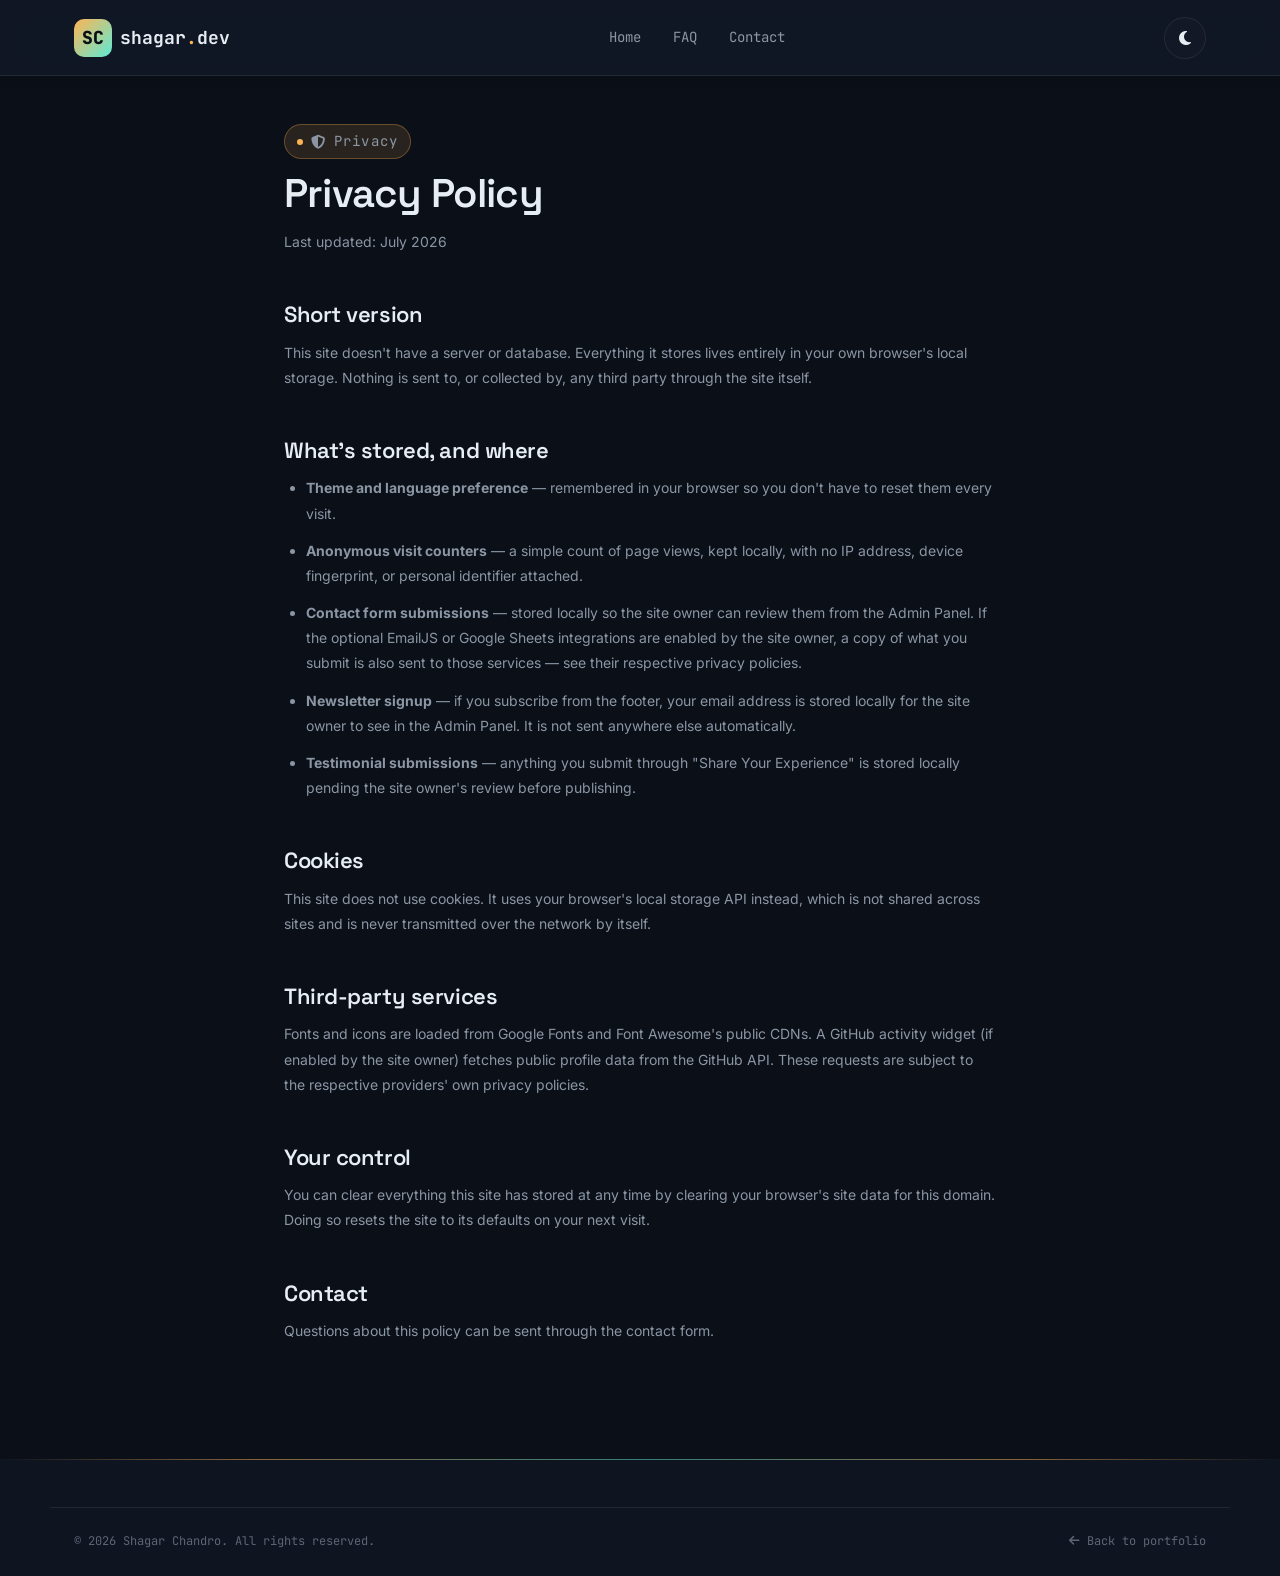
<file: privacy.html>
<!DOCTYPE html>
<html lang="en" data-theme="dark">
<head>
<meta charset="UTF-8" />
<meta name="viewport" content="width=device-width, initial-scale=1.0" />
<title>Privacy Policy — Shagar Chandro</title>
<meta name="robots" content="index, follow" />
<link rel="canonical" href="https://shagarchandro.github.io/shagarchandro-Portfolio/privacy.html" />
<link rel="icon" type="image/svg+xml" href="assets/images/profile/favicon.svg" />
<link rel="icon" type="image/png" sizes="32x32" href="assets/images/profile/favicon-32.png" />
<link rel="apple-touch-icon" href="assets/images/profile/apple-touch-icon.png" />
<meta name="theme-color" content="#0b0f17" />

<link rel="preconnect" href="https://fonts.googleapis.com" />
<link rel="preconnect" href="https://fonts.gstatic.com" crossorigin />
<link href="https://fonts.googleapis.com/css2?family=Space+Grotesk:wght@500;600;700&family=Inter:wght@400;500;600;700&family=JetBrains+Mono:wght@400;500;600;700&display=swap" rel="stylesheet" />
<link rel="stylesheet" href="https://cdnjs.cloudflare.com/ajax/libs/font-awesome/6.5.1/css/all.min.css" />

<link rel="stylesheet" href="css/variables.css" />
<link rel="stylesheet" href="css/base.css" />
<link rel="stylesheet" href="css/components.css" />
<link rel="stylesheet" href="css/sections.css" />
<link rel="stylesheet" href="css/animations.css" />
<link rel="stylesheet" href="css/responsive.css" />
<link rel="stylesheet" href="css/premium.css" />

<style>
  .policy-page { max-width: 760px; margin: 0 auto; }
  .policy-page h2 { font-size: var(--fs-lg); margin: var(--sp-7) 0 var(--sp-3); }
  .policy-page p, .policy-page li { color: var(--text-muted); font-size: var(--fs-sm); line-height: 1.8; margin-bottom: var(--sp-3); }
  .policy-page ul { padding-left: 1.4rem; margin-bottom: var(--sp-4); }
  .policy-page ul li { list-style: disc; }
</style>
</head>
<body>

<a href="#main" class="skip-link">Skip to main content</a>
<div class="scroll-progress" id="scrollProgress"></div>

<header class="site-header scrolled">
  <nav class="nav container" aria-label="Primary">
    <a href="index.html" class="logo">
      <span class="logo-mark">SC</span>
      <span>shagar<span class="logo-dot">.</span>dev</span>
    </a>
    <ul class="nav-list">
      <li><a href="index.html">Home</a></li>
      <li><a href="index.html#faq">FAQ</a></li>
      <li><a href="index.html#contact">Contact</a></li>
    </ul>
    <div class="nav-actions">
      <button class="icon-btn theme-toggle" id="themeToggle" type="button" aria-label="Toggle dark and light mode">
        <i class="fa-solid fa-moon" aria-hidden="true"></i>
        <i class="fa-solid fa-sun" aria-hidden="true"></i>
      </button>
    </div>
  </nav>
</header>

<main id="main" class="section" style="padding-top:calc(var(--header-h) + var(--sp-7))">
  <div class="container section-inner policy-page">
    <p class="eyebrow"><i class="fa-solid fa-shield-halved"></i> Privacy</p>
    <h1 class="section-title">Privacy Policy</h1>
    <p>Last updated: July 2026</p>

    <h2>Short version</h2>
    <p>This site doesn't have a server or database. Everything it stores lives entirely in your own browser's local storage. Nothing is sent to, or collected by, any third party through the site itself.</p>

    <h2>What's stored, and where</h2>
    <ul>
      <li><strong>Theme and language preference</strong> — remembered in your browser so you don't have to reset them every visit.</li>
      <li><strong>Anonymous visit counters</strong> — a simple count of page views, kept locally, with no IP address, device fingerprint, or personal identifier attached.</li>
      <li><strong>Contact form submissions</strong> — stored locally so the site owner can review them from the Admin Panel. If the optional EmailJS or Google Sheets integrations are enabled by the site owner, a copy of what you submit is also sent to those services — see their respective privacy policies.</li>
      <li><strong>Newsletter signup</strong> — if you subscribe from the footer, your email address is stored locally for the site owner to see in the Admin Panel. It is not sent anywhere else automatically.</li>
      <li><strong>Testimonial submissions</strong> — anything you submit through "Share Your Experience" is stored locally pending the site owner's review before publishing.</li>
    </ul>

    <h2>Cookies</h2>
    <p>This site does not use cookies. It uses your browser's local storage API instead, which is not shared across sites and is never transmitted over the network by itself.</p>

    <h2>Third-party services</h2>
    <p>Fonts and icons are loaded from Google Fonts and Font Awesome's public CDNs. A GitHub activity widget (if enabled by the site owner) fetches public profile data from the GitHub API. These requests are subject to the respective providers' own privacy policies.</p>

    <h2>Your control</h2>
    <p>You can clear everything this site has stored at any time by clearing your browser's site data for this domain. Doing so resets the site to its defaults on your next visit.</p>

    <h2>Contact</h2>
    <p>Questions about this policy can be sent through the <a href="index.html#contact">contact form</a>.</p>
  </div>
</main>

<footer class="site-footer">
  <div class="container footer-bottom">
    <span>© 2026 Shagar Chandro. All rights reserved.</span>
    <a href="index.html"><i class="fa-solid fa-arrow-left"></i> Back to portfolio</a>
  </div>
</footer>

<button class="scroll-top-btn" id="scrollTopBtn" aria-label="Scroll to top" type="button">
  <i class="fa-solid fa-arrow-up" aria-hidden="true"></i>
</button>

<script>
  function syncThemeColorMeta(theme) {
    const meta = document.querySelector('meta[name="theme-color"]');
    if (meta) meta.setAttribute('content', theme === 'light' ? '#f5f6fa' : '#0b0f17');
  }
  const initialTheme = localStorage.getItem('theme') || 'dark';
  document.documentElement.setAttribute('data-theme', initialTheme);
  syncThemeColorMeta(initialTheme);
  document.getElementById('themeToggle').addEventListener('click', () => {
    const html = document.documentElement;
    const next = html.getAttribute('data-theme') === 'dark' ? 'light' : 'dark';
    html.setAttribute('data-theme', next);
    localStorage.setItem('theme', next);
    syncThemeColorMeta(next);
  });
  const progress = document.getElementById('scrollProgress');
  const topBtn = document.getElementById('scrollTopBtn');
  window.addEventListener('scroll', () => {
    const h = document.documentElement;
    progress.style.width = `${(h.scrollTop / (h.scrollHeight - h.clientHeight)) * 100}%`;
    topBtn.classList.toggle('visible', h.scrollTop > 500);
  }, { passive: true });
  topBtn.addEventListener('click', () => window.scrollTo({ top: 0, behavior: 'smooth' }));
</script>
</body>
</html>
</file>
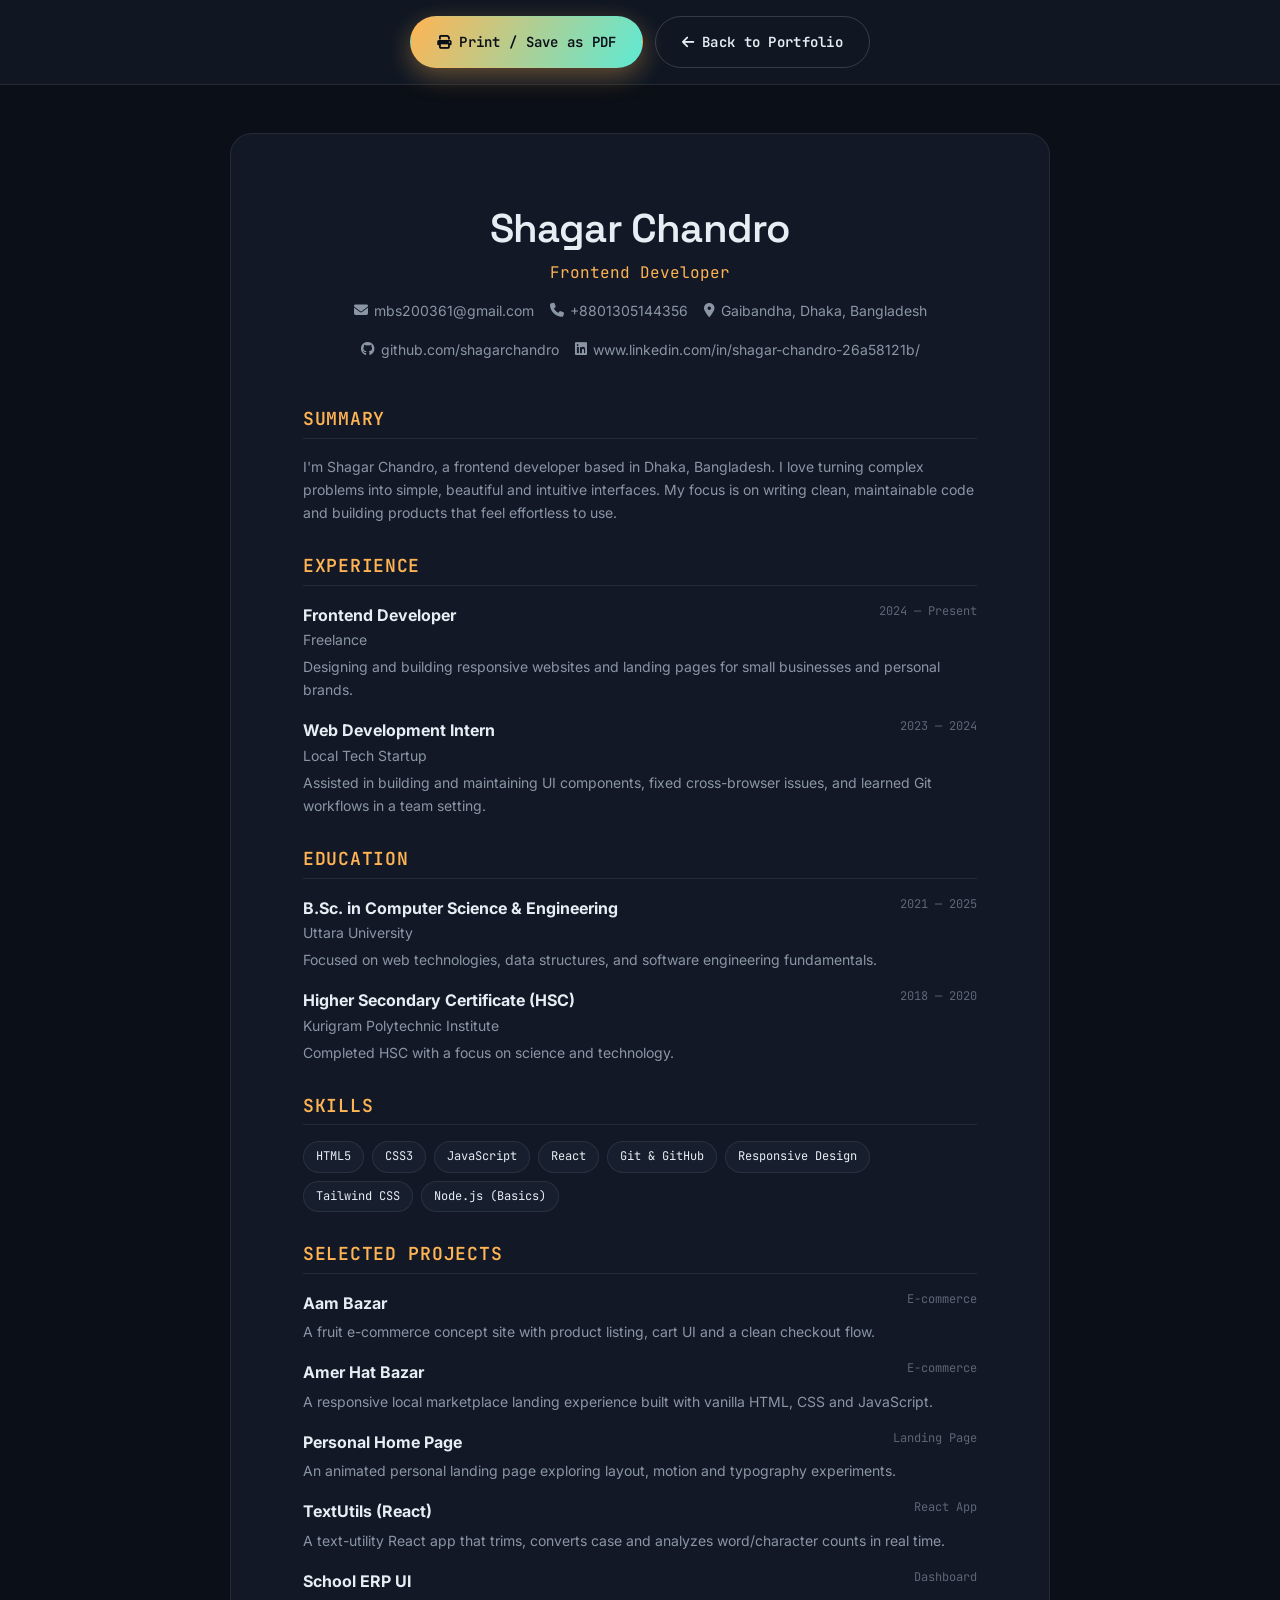
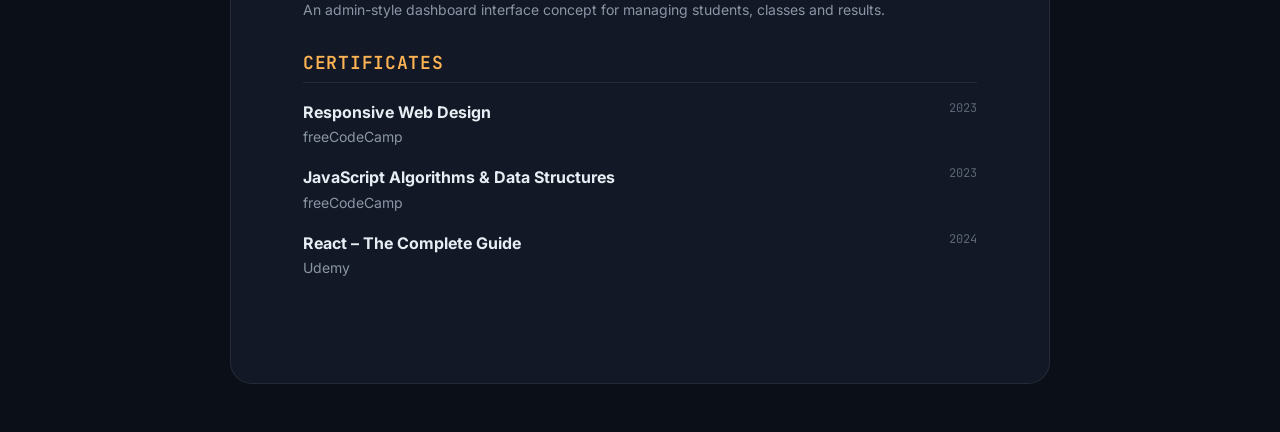
<file: resume.html>
<!DOCTYPE html>
<html lang="en" data-theme="dark">
<head>
<meta charset="UTF-8" />
<meta name="viewport" content="width=device-width, initial-scale=1.0" />
<title>Resume — Shagar Chandro</title>
<meta name="robots" content="noindex, follow" />
<link rel="canonical" href="https://shagarchandro.github.io/shagarchandro-Portfolio/resume.html" />
<link rel="icon" type="image/svg+xml" href="assets/images/profile/favicon.svg" />
<link rel="icon" type="image/png" sizes="32x32" href="assets/images/profile/favicon-32.png" />
<link rel="apple-touch-icon" href="assets/images/profile/apple-touch-icon.png" />

<link rel="preconnect" href="https://fonts.googleapis.com" />
<link rel="preconnect" href="https://fonts.gstatic.com" crossorigin />
<link href="https://fonts.googleapis.com/css2?family=Space+Grotesk:wght@500;600;700&family=Inter:wght@400;500;600;700&family=JetBrains+Mono:wght@400;500;600;700&display=swap" rel="stylesheet" />
<link rel="stylesheet" href="https://cdnjs.cloudflare.com/ajax/libs/font-awesome/6.5.1/css/all.min.css" />

<link rel="stylesheet" href="css/variables.css" />
<link rel="stylesheet" href="css/base.css" />
<link rel="stylesheet" href="css/components.css" />
<link rel="stylesheet" href="css/print.css" />
</head>
<body>

<div class="resume-toolbar">
  <button class="btn btn-primary" id="printBtn"><i class="fa-solid fa-print"></i> Print / Save as PDF</button>
  <a href="index.html" class="btn btn-outline"><i class="fa-solid fa-arrow-left"></i> Back to Portfolio</a>
</div>

<div class="resume-page" id="resumeContent">
  <!-- Rendered by js/resume.js -->
</div>

<script src="js/data-store.js"></script>
<script src="js/resume.js"></script>
</body>
</html>
</file>
<file: css/variables.css>
/* ==========================================================================
   DESIGN TOKENS
   Theme: "Editor" — the whole site is styled like a code editor / IDE, since
   the subject is a frontend developer. Amber (keyword) + teal (string) are
   the two accents borrowed straight from syntax highlighting.
   Light/dark are both first-class: toggled via [data-theme] on <html>.
   ========================================================================== */

:root {
  /* ---- Brand accents (identical in both themes) ---- */
  --accent: #ffb454;         /* amber – keyword */
  --accent-2: #5eead4;       /* teal – string */
  --accent-pink: #f57ec2;    /* magenta – tag, used sparingly */
  --danger: #ff6b6b;
  --success: #5eead4;
  --warning: #ffb454;

  /* ---- Typography ---- */
  --font-display: 'Space Grotesk', 'Segoe UI', sans-serif;
  --font-body: 'Inter', 'Segoe UI', sans-serif;
  --font-mono: 'JetBrains Mono', 'Courier New', monospace;

  --fs-xs: 0.75rem;
  --fs-sm: 0.875rem;
  --fs-base: 1rem;
  --fs-md: 1.125rem;
  --fs-lg: 1.375rem;
  --fs-xl: 1.75rem;
  --fs-2xl: 2.5rem;
  --fs-3xl: 3.5rem;

  /* ---- Spacing scale ---- */
  --sp-1: 0.25rem;
  --sp-2: 0.5rem;
  --sp-3: 0.75rem;
  --sp-4: 1rem;
  --sp-5: 1.5rem;
  --sp-6: 2rem;
  --sp-7: 3rem;
  --sp-8: 4.5rem;
  --sp-9: 6.5rem;

  /* ---- Radius / shadow / motion ---- */
  --radius-sm: 8px;
  --radius-md: 14px;
  --radius-lg: 22px;
  --radius-full: 999px;

  --ease: cubic-bezier(0.22, 1, 0.36, 1);
  --dur-fast: 180ms;
  --dur-med: 320ms;
  --dur-slow: 600ms;

  --shadow-sm: 0 2px 10px rgba(0, 0, 0, 0.18);
  --shadow-md: 0 10px 30px rgba(0, 0, 0, 0.28);
  --shadow-lg: 0 24px 60px rgba(0, 0, 0, 0.38);

  --container: 1180px;
  --header-h: 76px;
}

/* ---- Dark theme (default) ---- */
:root,
[data-theme='dark'] {
  --bg: #0b0f17;
  --bg-alt: #0e1420;
  --surface: #121826;
  --surface-2: #171f2e;
  --border: rgba(255, 255, 255, 0.08);
  --border-strong: rgba(255, 255, 255, 0.16);
  --text: #e6edf3;
  --text-muted: #8b96a5;
  --text-dim: #5c6675;
  --glass-bg: rgba(23, 31, 46, 0.55);
  --glass-border: rgba(255, 255, 255, 0.09);
  --scrollbar: #232c3d;
  --code-shadow: 0 30px 80px rgba(255, 180, 84, 0.08);
}

/* ---- Light theme ---- */
[data-theme='light'] {
  --bg: #f5f6fa;
  --bg-alt: #eef0f6;
  --surface: #ffffff;
  --surface-2: #f0f2f8;
  --border: rgba(15, 23, 42, 0.09);
  --border-strong: rgba(15, 23, 42, 0.16);
  --text: #131826;
  --text-muted: #545e70;
  --text-dim: #7c8494;
  --glass-bg: rgba(255, 255, 255, 0.6);
  --glass-border: rgba(15, 23, 42, 0.08);
  --scrollbar: #d7dbe6;
  --accent: #c97a1c;
  --accent-2: #0f9488;
  --code-shadow: 0 30px 80px rgba(201, 122, 28, 0.1);
}
</file>
<file: css/base.css>
/* ==========================================================================
   BASE / RESET
   ========================================================================== */

*,
*::before,
*::after {
  margin: 0;
  padding: 0;
  box-sizing: border-box;
}

html {
  scroll-behavior: smooth;
  scroll-padding-top: var(--header-h);
}

body {
  font-family: var(--font-body);
  background: var(--bg);
  color: var(--text);
  line-height: 1.65;
  font-size: var(--fs-base);
  -webkit-font-smoothing: antialiased;
  transition: background var(--dur-med) var(--ease), color var(--dur-med) var(--ease);
  overflow-x: hidden;
}

img,
svg {
  display: block;
  max-width: 100%;
  height: auto;
}

a {
  color: inherit;
  text-decoration: none;
}

ul,
ol {
  list-style: none;
}

button,
input,
textarea,
select {
  font: inherit;
  color: inherit;
  background: none;
  border: none;
}

button {
  cursor: pointer;
}

h1, h2, h3, h4, h5, h6 {
  font-family: var(--font-display);
  font-weight: 600;
  line-height: 1.15;
  letter-spacing: -0.02em;
}

/* ---- Respect reduced motion ---- */
@media (prefers-reduced-motion: reduce) {
  *,
  *::before,
  *::after {
    animation-duration: 0.001ms !important;
    animation-iteration-count: 1 !important;
    transition-duration: 0.001ms !important;
    scroll-behavior: auto !important;
  }
}

/* ---- Scrollbar ---- */
::-webkit-scrollbar {
  width: 10px;
}
::-webkit-scrollbar-track {
  background: var(--bg);
}
::-webkit-scrollbar-thumb {
  background: var(--scrollbar);
  border-radius: var(--radius-full);
}
::-webkit-scrollbar-thumb:hover {
  background: var(--accent);
}

/* ---- Selection ---- */
::selection {
  background: var(--accent);
  color: #10131a;
}

/* ---- Focus visibility (accessibility) ---- */
a:focus-visible,
button:focus-visible,
input:focus-visible,
textarea:focus-visible,
select:focus-visible,
[tabindex]:focus-visible {
  outline: 2px solid var(--accent);
  outline-offset: 3px;
  border-radius: 4px;
}

/* ---- Skip link ---- */
.skip-link {
  position: absolute;
  left: -9999px;
  top: 0;
  z-index: 10000;
  background: var(--accent);
  color: #10131a;
  padding: var(--sp-3) var(--sp-5);
  font-weight: 700;
  border-radius: 0 0 var(--radius-sm) 0;
}
.skip-link:focus {
  left: 0;
}

/* ---- Visually hidden (screen-reader only) ---- */
.sr-only {
  position: absolute;
  width: 1px;
  height: 1px;
  padding: 0;
  margin: -1px;
  overflow: hidden;
  clip: rect(0, 0, 0, 0);
  white-space: nowrap;
  border: 0;
}

/* ---- Layout helpers ---- */
.container {
  width: 100%;
  max-width: var(--container);
  margin-inline: auto;
  padding-inline: var(--sp-5);
}

.section {
  padding-block: var(--sp-9);
  position: relative;
}

.section-inner {
  position: relative;
  z-index: 1;
}

.section-head {
  text-align: center;
  max-width: 640px;
  margin-inline: auto;
  margin-bottom: var(--sp-8);
}

.eyebrow {
  display: inline-flex;
  align-items: center;
  gap: var(--sp-2);
  font-family: var(--font-mono);
  font-size: var(--fs-xs);
  letter-spacing: 0.08em;
  color: var(--accent);
  background: color-mix(in srgb, var(--accent) 12%, transparent);
  border: 1px solid color-mix(in srgb, var(--accent) 30%, transparent);
  padding: var(--sp-1) var(--sp-3);
  border-radius: var(--radius-full);
  margin-bottom: var(--sp-4);
}

.eyebrow::before {
  content: '';
  width: 6px;
  height: 6px;
  border-radius: 50%;
  background: var(--accent);
  animation: eyebrowPulse 2s ease-in-out infinite;
}
@keyframes eyebrowPulse {
  0%, 100% { opacity: 1; transform: scale(1); }
  50% { opacity: 0.5; transform: scale(0.7); }
}

.section-title {
  font-size: clamp(1.75rem, 3.4vw, var(--fs-2xl));
  margin-bottom: var(--sp-3);
}

.section-title .accent-text {
  color: var(--accent);
}

.section-desc {
  color: var(--text-muted);
  font-size: var(--fs-md);
}

.text-gradient {
  background: linear-gradient(120deg, var(--accent), var(--accent-2), var(--accent));
  background-size: 200% auto;
  -webkit-background-clip: text;
  background-clip: text;
  color: transparent;
  animation: gradientShift 6s ease-in-out infinite;
}
</file>
<file: css/components.css>
/* ==========================================================================
   COMPONENTS
   ========================================================================== */

/* ---------- Buttons ---------- */
.btn {
  display: inline-flex;
  align-items: center;
  justify-content: center;
  gap: var(--sp-2);
  padding: 0.85rem 1.6rem;
  border-radius: var(--radius-full);
  font-family: var(--font-mono);
  font-size: var(--fs-sm);
  font-weight: 600;
  letter-spacing: 0.02em;
  transition: transform var(--dur-fast) var(--ease), box-shadow var(--dur-fast) var(--ease), background var(--dur-fast) var(--ease), border-color var(--dur-fast) var(--ease);
  border: 1px solid transparent;
  white-space: nowrap;
  position: relative;
  overflow: hidden;
  isolation: isolate;
}

.btn-primary {
  background: linear-gradient(120deg, var(--accent), var(--accent-2));
  color: #0b0f17;
  box-shadow: 0 8px 24px color-mix(in srgb, var(--accent) 35%, transparent);
}
.btn-primary:hover {
  transform: translateY(-3px);
  box-shadow: 0 14px 34px color-mix(in srgb, var(--accent) 45%, transparent);
}
/* Light sweeps across the button on hover — a quick, one-shot shine rather
   than a looping effect, so it reads as a response to the cursor. */
.btn-primary::after {
  content: '';
  position: absolute;
  inset: 0;
  background: linear-gradient(115deg, transparent 20%, rgba(255, 255, 255, 0.35) 50%, transparent 80%);
  transform: translateX(-120%);
  transition: transform 0.65s var(--ease);
  pointer-events: none;
  z-index: 1;
}
.btn-primary:hover::after {
  transform: translateX(120%);
}

.btn-outline {
  background: transparent;
  border-color: var(--border-strong);
  color: var(--text);
}
.btn-outline:hover {
  border-color: var(--accent);
  color: var(--accent);
  transform: translateY(-3px);
}

.btn-ghost {
  background: color-mix(in srgb, var(--text) 6%, transparent);
  color: var(--text);
}
.btn-ghost:hover {
  background: color-mix(in srgb, var(--text) 10%, transparent);
}

.btn-sm {
  padding: 0.5rem 1rem;
  font-size: var(--fs-xs);
}

.btn-block {
  width: 100%;
}

.btn[disabled] {
  opacity: 0.55;
  cursor: not-allowed;
  transform: none !important;
}

/* ---------- Glass panel ---------- */
.glass {
  background: var(--glass-bg);
  border: 1px solid var(--glass-border);
  backdrop-filter: blur(18px) saturate(140%);
  -webkit-backdrop-filter: blur(18px) saturate(140%);
}

/* ---------- Card ---------- */
.card {
  background: var(--surface);
  border: 1px solid var(--border);
  border-radius: var(--radius-lg);
  transition: transform var(--dur-med) var(--ease), border-color var(--dur-med) var(--ease), box-shadow var(--dur-med) var(--ease);
}
.card:hover {
  transform: translateY(-6px);
  border-color: color-mix(in srgb, var(--accent) 40%, var(--border));
  box-shadow: var(--shadow-md);
}

/* ---------- Tag / pill ---------- */
.tag {
  display: inline-block;
  font-family: var(--font-mono);
  font-size: var(--fs-xs);
  padding: 0.3rem 0.75rem;
  border-radius: var(--radius-full);
  background: color-mix(in srgb, var(--accent-2) 14%, transparent);
  color: var(--accent-2);
  border: 1px solid color-mix(in srgb, var(--accent-2) 30%, transparent);
}

/* ---------- Header / Nav ---------- */
.site-header {
  position: fixed;
  inset-block-start: 0;
  inset-inline: 0;
  height: var(--header-h);
  z-index: 900;
  border-bottom: 1px solid transparent;
  transition: background var(--dur-med) var(--ease), border-color var(--dur-med) var(--ease), box-shadow var(--dur-med) var(--ease);
}
.site-header.scrolled {
  background: var(--glass-bg);
  backdrop-filter: blur(16px) saturate(140%);
  -webkit-backdrop-filter: blur(16px) saturate(140%);
  border-bottom-color: var(--border);
  box-shadow: var(--shadow-sm);
}

.nav {
  height: 100%;
  display: flex;
  align-items: center;
  justify-content: space-between;
}

.logo {
  display: flex;
  align-items: center;
  gap: 0.5rem;
  font-family: var(--font-mono);
  font-weight: 700;
  font-size: var(--fs-md);
}
.logo .logo-mark {
  width: 38px;
  height: 38px;
  border-radius: 10px;
  display: grid;
  place-items: center;
  background: linear-gradient(135deg, var(--accent), var(--accent-2));
  color: #0b0f17;
  font-weight: 800;
  transition: box-shadow var(--dur-fast) var(--ease);
}
.logo .logo-dot {
  color: var(--accent);
}

.nav-list {
  display: flex;
  align-items: center;
  gap: var(--sp-6);
  font-family: var(--font-mono);
  font-size: var(--fs-sm);
}

.nav-list a {
  position: relative;
  padding-block: 0.4rem;
  color: var(--text-muted);
  transition: color var(--dur-fast) var(--ease);
}
.nav-list a::before {
  content: '';
  position: absolute;
  left: 0;
  bottom: 0;
  width: 0;
  height: 2px;
  background: linear-gradient(90deg, var(--accent), var(--accent-2));
  transition: width var(--dur-fast) var(--ease);
}
.nav-list a:hover,
.nav-list a.active {
  color: var(--text);
}
.nav-list a:hover::before,
.nav-list a.active::before {
  width: 100%;
}

.nav-actions {
  display: flex;
  align-items: center;
  gap: var(--sp-3);
}

.icon-btn {
  width: 42px;
  height: 42px;
  border-radius: 50%;
  display: grid;
  place-items: center;
  border: 1px solid var(--border);
  color: var(--text);
  background: var(--surface);
  transition: transform var(--dur-fast) var(--ease), border-color var(--dur-fast) var(--ease), color var(--dur-fast) var(--ease);
}
.icon-btn:hover {
  border-color: var(--accent);
  color: var(--accent);
  transform: translateY(-2px) rotate(-6deg);
}

.theme-toggle .fa-sun { display: none; }
[data-theme='light'] .theme-toggle .fa-sun { display: block; }
[data-theme='light'] .theme-toggle .fa-moon { display: none; }

.nav-toggle {
  display: none;
  width: 42px;
  height: 42px;
  border-radius: 10px;
  border: 1px solid var(--border);
  flex-direction: column;
  align-items: center;
  justify-content: center;
  gap: 5px;
  background: var(--surface);
}
.nav-toggle span {
  width: 20px;
  height: 2px;
  background: var(--text);
  transition: transform var(--dur-fast) var(--ease), opacity var(--dur-fast) var(--ease);
}
.nav-toggle.active span:nth-child(1) { transform: translateY(7px) rotate(45deg); }
.nav-toggle.active span:nth-child(2) { opacity: 0; }
.nav-toggle.active span:nth-child(3) { transform: translateY(-7px) rotate(-45deg); }

/* ---------- Page loader ---------- */
.page-loader {
  position: fixed;
  inset: 0;
  z-index: 10000;
  background: var(--bg);
  display: grid;
  place-items: center;
  transition: opacity var(--dur-slow) var(--ease), visibility var(--dur-slow) var(--ease);
}
.page-loader.hidden {
  opacity: 0;
  visibility: hidden;
  pointer-events: none;
}
.loader-box {
  text-align: center;
}
.loader-terminal {
  font-family: var(--font-mono);
  color: var(--accent);
  font-size: var(--fs-md);
  border: 1px solid var(--border);
  background: var(--surface);
  padding: var(--sp-5) var(--sp-6);
  border-radius: var(--radius-md);
  min-width: 260px;
}
.loader-bar-track {
  margin-top: var(--sp-4);
  width: 100%;
  height: 4px;
  border-radius: var(--radius-full);
  background: var(--surface-2);
  overflow: hidden;
}
.loader-bar {
  height: 100%;
  width: 0%;
  background: linear-gradient(90deg, var(--accent), var(--accent-2));
  animation: loaderFill 1.1s var(--ease) forwards;
}
@keyframes loaderFill {
  to { width: 100%; }
}

/* ---------- Scroll progress ---------- */
.scroll-progress {
  position: fixed;
  top: 0;
  left: 0;
  height: 3px;
  width: 0%;
  background: linear-gradient(90deg, var(--accent), var(--accent-2));
  z-index: 1000;
}

/* ---------- Scroll to top ---------- */
.scroll-top-btn {
  position: fixed;
  right: var(--sp-5);
  bottom: var(--sp-5);
  width: 48px;
  height: 48px;
  border-radius: 50%;
  z-index: 800;
  background: linear-gradient(135deg, var(--accent), var(--accent-2));
  color: #0b0f17;
  display: grid;
  place-items: center;
  box-shadow: var(--shadow-md);
  opacity: 0;
  visibility: hidden;
  transform: translateY(14px);
  transition: opacity var(--dur-med) var(--ease), transform var(--dur-med) var(--ease), visibility var(--dur-med);
}
.scroll-top-btn.visible {
  opacity: 1;
  visibility: visible;
  transform: translateY(0);
}
.scroll-top-btn:hover {
  transform: translateY(-4px);
}

/* ---------- Toast / notifications ---------- */
.toast-container {
  position: fixed;
  top: calc(var(--header-h) + 12px);
  right: var(--sp-5);
  z-index: 10001;
  display: flex;
  flex-direction: column;
  gap: var(--sp-3);
  width: min(340px, calc(100vw - 2 * var(--sp-5)));
}
.toast {
  display: flex;
  align-items: flex-start;
  gap: var(--sp-3);
  padding: var(--sp-4);
  border-radius: var(--radius-md);
  background: var(--surface);
  border: 1px solid var(--border);
  box-shadow: var(--shadow-md);
  animation: toastIn var(--dur-med) var(--ease);
  border-left: 4px solid var(--accent);
}
.toast.success { border-left-color: var(--success); }
.toast.error { border-left-color: var(--danger); }
.toast .toast-icon { font-size: var(--fs-md); margin-top: 2px; }
.toast.success .toast-icon { color: var(--success); }
.toast.error .toast-icon { color: var(--danger); }
.toast .toast-body { flex: 1; }
.toast .toast-title { font-weight: 700; font-size: var(--fs-sm); margin-bottom: 2px; }
.toast .toast-msg { font-size: var(--fs-xs); color: var(--text-muted); }
.toast .toast-close { color: var(--text-dim); font-size: var(--fs-sm); }
.toast.leaving { animation: toastOut var(--dur-fast) var(--ease) forwards; }

@keyframes toastIn {
  from { opacity: 0; transform: translateX(30px); }
  to { opacity: 1; transform: translateX(0); }
}
@keyframes toastOut {
  to { opacity: 0; transform: translateX(30px); }
}

/* ---------- Forms ---------- */
.field {
  margin-bottom: var(--sp-4);
  position: relative;
}
.field label {
  display: block;
  font-family: var(--font-mono);
  font-size: var(--fs-xs);
  color: var(--text-muted);
  margin-bottom: var(--sp-2);
  letter-spacing: 0.03em;
}
.field input,
.field textarea,
.field select {
  width: 100%;
  padding: 0.85rem 1rem;
  background: var(--surface-2);
  border: 1px solid var(--border);
  border-radius: var(--radius-sm);
  color: var(--text);
  transition: border-color var(--dur-fast) var(--ease), box-shadow var(--dur-fast) var(--ease);
}
.field select {
  -webkit-appearance: none;
  -moz-appearance: none;
  appearance: none;
  padding-right: 2.5rem;
  background-image: url("data:image/svg+xml,%3Csvg xmlns='http://www.w3.org/2000/svg' width='12' height='8' viewBox='0 0 12 8'%3E%3Cpath fill='%238b96a5' d='M1 1l5 5 5-5'/%3E%3C/svg%3E");
  background-repeat: no-repeat;
  background-position: right 1rem center;
}
.field textarea {
  resize: vertical;
  min-height: 130px;
}
.field input:focus,
.field textarea:focus,
.field select:focus {
  border-color: var(--accent);
  box-shadow: 0 0 0 3px color-mix(in srgb, var(--accent) 18%, transparent);
  outline: none;
}
.field .field-error {
  display: none;
  color: var(--danger);
  font-size: var(--fs-xs);
  margin-top: var(--sp-2);
  font-family: var(--font-mono);
}
.field.invalid input,
.field.invalid textarea {
  border-color: var(--danger);
}
.field.invalid .field-error {
  display: block;
}
.field.valid input,
.field.valid textarea {
  border-color: var(--success);
}

/* Honeypot field (spam protection): visually and off-screen hidden from
   real visitors and screen readers, but still present in the DOM/tab
   order enough that simple bots that auto-fill every input still catch
   it. display:none is avoided since some bots skip those. */
.field-hp {
  position: absolute;
  width: 1px;
  height: 1px;
  overflow: hidden;
  clip: rect(0 0 0 0);
  white-space: nowrap;
  left: -9999px;
}

/* ---------- Section divider glow ---------- */
.glow-orb {
  position: absolute;
  width: 480px;
  height: 480px;
  border-radius: 50%;
  filter: blur(120px);
  opacity: 0.25;
  z-index: 0;
  pointer-events: none;
  animation: orbBreathe 8s ease-in-out infinite;
}
.hero .glow-orb.g2 { animation-delay: -4s; }
@keyframes orbBreathe {
  0%, 100% { opacity: 0.2; }
  50% { opacity: 0.34; }
}

/* ---------- Back-to-top progress ring container ---------- */
.progress-ring circle {
  transition: stroke-dashoffset var(--dur-fast) linear;
}

/* ---------- Reveal-on-scroll ---------- */
.reveal {
  opacity: 0;
  transform: translateY(28px);
  transition: opacity 0.8s var(--ease), transform 0.8s var(--ease);
}
.reveal.in-view {
  opacity: 1;
  transform: translateY(0);
}
.reveal-stagger.in-view > * {
  transition-delay: calc(var(--stagger-i, 0) * 80ms);
}
</file>
<file: css/sections.css>
/* ==========================================================================
   SECTIONS
   ========================================================================== */

/* ---------- Mobile nav drawer ---------- */
.nav-drawer {
  position: fixed;
  top: 0;
  right: -100%;
  width: min(320px, 84vw);
  height: 100vh;
  height: 100dvh; /* accounts for mobile browser chrome (address bar) */
  z-index: 950;
  padding: var(--sp-8) var(--sp-6);
  display: flex;
  flex-direction: column;
  gap: var(--sp-6);
  background: var(--glass-bg);
  backdrop-filter: blur(20px) saturate(140%);
  -webkit-backdrop-filter: blur(20px) saturate(140%);
  border-left: 1px solid var(--glass-border);
  transition: right var(--dur-med) var(--ease);
  overflow-y: auto;
}
.nav-drawer.open { right: 0; }
.nav-drawer .nav-list {
  flex-direction: column;
  align-items: flex-start;
  gap: var(--sp-5);
  font-size: var(--fs-md);
  flex-shrink: 0;
}
.nav-drawer .btn-block {
  flex-shrink: 0;
  margin-top: auto;
}
.nav-overlay {
  position: fixed;
  inset: 0;
  background: rgba(0, 0, 0, 0.5);
  z-index: 940;
  opacity: 0;
  visibility: hidden;
  transition: opacity var(--dur-med) var(--ease), visibility var(--dur-med);
}
.nav-overlay.open { opacity: 1; visibility: visible; }

/* ---------- HERO ---------- */
.hero {
  min-height: 100vh;
  display: flex;
  align-items: center;
  padding-top: var(--header-h);
  position: relative;
  overflow: hidden;
}
.hero .glow-orb.g1 { top: -10%; left: -10%; background: var(--accent); }
.hero .glow-orb.g2 { bottom: -15%; right: -10%; background: var(--accent-2); }

.hero-grid {
  display: grid;
  grid-template-columns: 1.05fr 0.95fr;
  gap: var(--sp-8);
  align-items: center;
}

.hero-kicker {
  font-family: var(--font-mono);
  color: var(--accent-2);
  font-size: var(--fs-sm);
  display: flex;
  align-items: center;
  gap: var(--sp-2);
  margin-bottom: var(--sp-4);
}
.hero-kicker .blink { animation: blink 1.1s step-end infinite; }
@keyframes blink { 50% { opacity: 0; } }

.hero-title {
  font-size: clamp(2.4rem, 5.5vw, var(--fs-3xl));
  margin-bottom: var(--sp-3);
}

.hero-role {
  font-family: var(--font-mono);
  font-size: clamp(1.1rem, 2.2vw, var(--fs-lg));
  color: var(--text-muted);
  margin-bottom: var(--sp-5);
  height: 1.6em;
}
.hero-role .typed-cursor {
  display: inline-block;
  width: 2px;
  background: var(--accent);
  margin-left: 3px;
  animation: blink 0.9s step-end infinite;
}

.hero-desc {
  color: var(--text-muted);
  max-width: 560px;
  margin-bottom: var(--sp-6);
  font-size: var(--fs-md);
}

.hero-cta {
  display: flex;
  flex-wrap: wrap;
  gap: var(--sp-4);
  margin-bottom: var(--sp-7);
}

.hero-socials {
  display: flex;
  gap: var(--sp-3);
}

/* ---- Code editor window (hero signature element) ---- */
.editor-window {
  border-radius: var(--radius-lg);
  overflow: hidden;
  background: var(--surface);
  border: 1px solid var(--border);
  box-shadow: var(--code-shadow), var(--shadow-lg);
  transform: perspective(1200px) rotateY(-6deg) rotateX(2deg);
  transition: transform var(--dur-slow) var(--ease);
}
.editor-window:hover {
  transform: perspective(1200px) rotateY(-2deg) rotateX(0.5deg);
}
.editor-titlebar {
  display: flex;
  align-items: center;
  gap: var(--sp-2);
  padding: var(--sp-3) var(--sp-4);
  background: var(--surface-2);
  border-bottom: 1px solid var(--border);
}
.editor-dot { width: 11px; height: 11px; border-radius: 50%; }
.editor-dot.red { background: #ff5f57; }
.editor-dot.yellow { background: #febc2e; }
.editor-dot.green { background: #28c840; }
.editor-filename {
  margin-left: var(--sp-4);
  font-family: var(--font-mono);
  font-size: var(--fs-xs);
  color: var(--text-dim);
}
.editor-body {
  padding: var(--sp-5) var(--sp-6);
  font-family: var(--font-mono);
  font-size: 0.92rem;
  line-height: 1.9;
  overflow-x: auto;
}
.editor-body .ln { color: var(--text-dim); user-select: none; display: inline-block; width: 1.6em; }
.tok-key { color: var(--accent-pink); }
.tok-fn { color: var(--accent-2); }
.tok-str { color: var(--accent); }
.tok-com { color: var(--text-dim); font-style: italic; }
.tok-var { color: #8ab4ff; }
.tok-punc { color: var(--text-muted); }

/* ---------- ABOUT ---------- */
.about-grid {
  display: grid;
  grid-template-columns: 0.85fr 1.15fr;
  gap: var(--sp-8);
  align-items: center;
}
.about-photo-wrap {
  position: relative;
}
.about-photo-frame {
  border-radius: var(--radius-lg);
  overflow: hidden;
  border: 1px solid var(--border);
  aspect-ratio: 1 / 1;
  background: var(--surface);
}
.about-photo-frame img { width: 100%; height: 100%; object-fit: cover; }
.about-photo-badge {
  position: absolute;
  bottom: -18px;
  right: -18px;
  background: var(--surface);
  border: 1px solid var(--border);
  border-radius: var(--radius-md);
  padding: var(--sp-3) var(--sp-4);
  box-shadow: var(--shadow-md);
  font-family: var(--font-mono);
  font-size: var(--fs-xs);
  text-align: center;
}
.about-photo-badge strong { display: block; font-size: var(--fs-lg); color: var(--accent); font-family: var(--font-display); }

.about-text { color: var(--text-muted); margin-bottom: var(--sp-5); white-space: pre-line; }
.about-cta-row { display: flex; flex-wrap: wrap; gap: var(--sp-3); }
.about-meta {
  display: grid;
  grid-template-columns: 1fr 1fr;
  gap: var(--sp-3);
  margin-bottom: var(--sp-6);
}
.about-meta-item {
  padding: var(--sp-4);
  border-radius: var(--radius-md);
  background: var(--surface);
  border: 1px solid var(--border);
}
.about-meta-item .label { font-family: var(--font-mono); font-size: var(--fs-xs); color: var(--text-dim); display: block; margin-bottom: 2px; }

.about-stats {
  display: grid;
  grid-template-columns: repeat(4, 1fr);
  gap: var(--sp-4);
  margin-top: var(--sp-6);
}
.stat-box { text-align: center; }
.stat-box .num { font-family: var(--font-display); font-size: var(--fs-xl); color: var(--accent); font-weight: 700; }
.stat-box .label { font-size: var(--fs-xs); color: var(--text-muted); font-family: var(--font-mono); }

/* ---------- SKILLS ---------- */
.skills-grid {
  display: grid;
  grid-template-columns: repeat(4, 1fr);
  gap: var(--sp-5);
}
.skill-card {
  padding: var(--sp-5);
  text-align: center;
}
.skill-icon {
  width: 56px;
  height: 56px;
  border-radius: var(--radius-md);
  display: grid;
  place-items: center;
  margin: 0 auto var(--sp-4);
  font-size: 1.5rem;
  background: color-mix(in srgb, var(--accent) 12%, transparent);
  color: var(--accent);
}
.skill-name { font-weight: 600; margin-bottom: var(--sp-3); }
.skill-bar-track {
  height: 6px;
  border-radius: var(--radius-full);
  background: var(--surface-2);
  overflow: hidden;
  margin-bottom: var(--sp-2);
}
.skill-bar {
  height: 100%;
  border-radius: var(--radius-full);
  background: linear-gradient(90deg, var(--accent), var(--accent-2));
  width: 0%;
  transition: width 1.2s var(--ease);
}
.skill-meta { display: flex; align-items: center; justify-content: space-between; gap: var(--sp-2); }
.skill-level { font-family: var(--font-mono); font-size: var(--fs-xs); color: var(--accent); background: color-mix(in srgb, var(--accent) 12%, transparent); padding: 2px 8px; border-radius: var(--radius-full); }
.skill-pct { font-family: var(--font-mono); font-size: var(--fs-xs); color: var(--text-muted); }

/* ---------- PROJECTS ---------- */
.project-filters {
  display: flex;
  flex-wrap: wrap;
  gap: var(--sp-3);
  justify-content: center;
  margin-bottom: var(--sp-7);
}
.filter-btn {
  font-family: var(--font-mono);
  font-size: var(--fs-xs);
  padding: 0.5rem 1.1rem;
  border-radius: var(--radius-full);
  border: 1px solid var(--border);
  color: var(--text-muted);
  transition: all var(--dur-fast) var(--ease);
}
.filter-btn:hover { color: var(--text); border-color: var(--border-strong); }
.filter-btn.active {
  background: linear-gradient(120deg, var(--accent), var(--accent-2));
  color: #0b0f17;
  border-color: transparent;
}

.projects-grid {
  display: grid;
  grid-template-columns: repeat(3, 1fr);
  gap: var(--sp-6);
}
.project-card { overflow: hidden; }
.project-thumb { position: relative; aspect-ratio: 16/10; overflow: hidden; }
.project-thumb img { width: 100%; height: 100%; object-fit: cover; transition: transform var(--dur-slow) var(--ease); }
.project-card:hover .project-thumb img { transform: scale(1.08); }
.project-thumb-overlay {
  position: absolute;
  inset: 0;
  background: linear-gradient(180deg, transparent 40%, rgba(11, 15, 23, 0.85));
  display: flex;
  align-items: flex-end;
  justify-content: flex-end;
  padding: var(--sp-4);
  gap: var(--sp-2);
  opacity: 0;
  transition: opacity var(--dur-fast) var(--ease);
}
.project-card:hover .project-thumb-overlay { opacity: 1; }
.project-thumb-overlay a {
  width: 40px;
  height: 40px;
  border-radius: 50%;
  display: grid;
  place-items: center;
  background: var(--surface);
  color: var(--text);
  border: 1px solid var(--border-strong);
}
.project-thumb-overlay a:hover { background: var(--accent); color: #0b0f17; }
.project-body { padding: var(--sp-5); }
.project-cat { color: var(--accent-2); font-family: var(--font-mono); font-size: var(--fs-xs); }
.project-title { margin-block: var(--sp-2); font-size: var(--fs-md); }
.project-desc { color: var(--text-muted); font-size: var(--fs-sm); }

/* ---------- EXPERIENCE / EDUCATION (timeline) ---------- */
.exp-tabs {
  display: flex;
  justify-content: center;
  gap: var(--sp-3);
  margin-bottom: var(--sp-7);
}
.exp-tab {
  font-family: var(--font-mono);
  font-size: var(--fs-sm);
  padding: 0.6rem 1.4rem;
  border-radius: var(--radius-full);
  border: 1px solid var(--border);
  color: var(--text-muted);
}
.exp-tab.active {
  background: linear-gradient(120deg, var(--accent), var(--accent-2));
  color: #0b0f17;
  border-color: transparent;
}
.timeline { position: relative; max-width: 760px; margin-inline: auto; }
.timeline::before {
  content: '';
  position: absolute;
  left: 22px;
  top: 8px;
  bottom: 8px;
  width: 2px;
  background: linear-gradient(180deg, var(--accent), var(--accent-2));
  opacity: 0.35;
}
.timeline-item {
  position: relative;
  padding-left: 62px;
  padding-bottom: var(--sp-7);
}
.timeline-item:last-child { padding-bottom: 0; }
.timeline-dot {
  position: absolute;
  left: 12px;
  top: 4px;
  width: 22px;
  height: 22px;
  border-radius: 50%;
  background: var(--surface);
  border: 2px solid var(--accent);
  display: grid;
  place-items: center;
}
.timeline-dot::after { content: ''; width: 8px; height: 8px; border-radius: 50%; background: var(--accent); }
.timeline-card { padding: var(--sp-5); }
.timeline-duration { font-family: var(--font-mono); font-size: var(--fs-xs); color: var(--accent-2); margin-bottom: var(--sp-2); }
.timeline-role { font-size: var(--fs-md); margin-bottom: 2px; }
.timeline-org { color: var(--text-muted); font-size: var(--fs-sm); margin-bottom: var(--sp-3); }
.timeline-desc { color: var(--text-muted); font-size: var(--fs-sm); }
.timeline-panel { display: none; }
.timeline-panel.active { display: block; }

/* ---------- CERTIFICATES ---------- */
.cert-grid {
  display: grid;
  grid-template-columns: repeat(3, 1fr);
  gap: var(--sp-6);
}
.cert-card { overflow: hidden; }
.cert-thumb { aspect-ratio: 16/11; overflow: hidden; }
.cert-thumb img { width: 100%; height: 100%; object-fit: cover; }
.cert-body { padding: var(--sp-5); display: flex; justify-content: space-between; align-items: center; gap: var(--sp-3); }
.cert-title { font-size: var(--fs-md); margin-bottom: 2px; }
.cert-issuer { color: var(--text-muted); font-size: var(--fs-sm); }
.cert-date { font-family: var(--font-mono); font-size: var(--fs-xs); color: var(--accent); white-space: nowrap; }
.cert-verify-link {
  display: flex;
  align-items: center;
  justify-content: center;
  gap: var(--sp-2);
  padding: var(--sp-3);
  border-top: 1px solid var(--border);
  font-family: var(--font-mono);
  font-size: var(--fs-xs);
  color: var(--text-muted);
  transition: color var(--dur-fast) var(--ease), background var(--dur-fast) var(--ease);
}
.cert-verify-link:hover { color: var(--accent); background: var(--surface-2); }

/* ---------- GALLERY ---------- */
.gallery-grid {
  display: grid;
  grid-template-columns: repeat(4, 1fr);
  grid-auto-flow: dense;
  gap: var(--sp-4);
}
.gallery-item-wide { grid-column: span 2; }
.gallery-item {
  border-radius: var(--radius-md);
  overflow: hidden;
  aspect-ratio: 1/1;
  position: relative;
  border: 1px solid var(--border);
  cursor: pointer;
}
.gallery-item.gallery-item-wide { aspect-ratio: 2/1; }
.gallery-item img { width: 100%; height: 100%; object-fit: cover; transition: transform var(--dur-slow) var(--ease); }
.gallery-item:hover img { transform: scale(1.1); }
.gallery-caption {
  position: absolute;
  inset: auto 0 0 0;
  padding: var(--sp-3);
  background: linear-gradient(180deg, transparent, rgba(11,15,23,0.85));
  color: #fff;
  font-size: var(--fs-xs);
  font-family: var(--font-mono);
  opacity: 0;
  transition: opacity var(--dur-fast) var(--ease);
}
.gallery-item:hover .gallery-caption { opacity: 1; }

.lightbox {
  position: fixed;
  inset: 0;
  z-index: 5000;
  background: rgba(6, 8, 13, 0.92);
  display: none;
  align-items: center;
  justify-content: center;
  padding: var(--sp-6);
}
.lightbox.open { display: flex; }
.lightbox-stage { display: flex; flex-direction: column; align-items: center; gap: var(--sp-3); max-width: 100%; }
.lightbox img { max-width: min(900px, 92vw); max-height: 78vh; border-radius: var(--radius-md); display: block; }
.lightbox-info { display: flex; align-items: center; gap: var(--sp-4); color: var(--text-muted); font-family: var(--font-mono); font-size: var(--fs-sm); text-align: center; }
.lightbox-counter { color: var(--text-dim); font-size: var(--fs-xs); white-space: nowrap; }
.lightbox-thumbs {
  display: flex;
  gap: var(--sp-2);
  max-width: min(900px, 92vw);
  overflow-x: auto;
  padding: 4px 2px;
  scrollbar-width: thin;
}
.lightbox-thumb {
  flex-shrink: 0;
  width: 56px;
  height: 56px;
  border-radius: var(--radius-sm);
  overflow: hidden;
  border: 2px solid transparent;
  opacity: 0.5;
  transition: opacity var(--dur-fast) var(--ease), border-color var(--dur-fast) var(--ease);
}
.lightbox-thumb img { width: 100%; height: 100%; object-fit: cover; display: block; }
.lightbox-thumb:hover { opacity: 0.85; }
.lightbox-thumb.active { opacity: 1; border-color: var(--accent); }
.lightbox-close {
  position: absolute;
  top: var(--sp-5);
  right: var(--sp-5);
  width: 44px;
  height: 44px;
  border-radius: 50%;
  background: var(--surface);
  color: var(--text);
  display: grid;
  place-items: center;
  z-index: 1;
}
.lightbox-nav {
  position: absolute;
  top: 50%;
  transform: translateY(-50%);
  width: 48px;
  height: 48px;
  border-radius: 50%;
  background: var(--surface);
  border: 1px solid var(--border);
  color: var(--text);
  display: grid;
  place-items: center;
  font-size: 1.1rem;
  transition: transform var(--dur-fast) var(--ease), border-color var(--dur-fast) var(--ease), color var(--dur-fast) var(--ease);
  z-index: 1;
}
.lightbox-nav:hover { border-color: var(--accent); color: var(--accent); }
.lightbox-prev { left: var(--sp-5); }
.lightbox-prev:hover { transform: translateY(-50%) translateX(-3px); }
.lightbox-next { right: var(--sp-5); }
.lightbox-next:hover { transform: translateY(-50%) translateX(3px); }
@media (max-width: 680px) {
  .lightbox-nav { width: 40px; height: 40px; font-size: 0.95rem; }
  .lightbox-prev { left: var(--sp-3); }
  .lightbox-next { right: var(--sp-3); }
  .lightbox-info { font-size: var(--fs-xs); flex-direction: column; gap: var(--sp-1); }
}

/* ---------- SERVICES ---------- */
.services-grid {
  display: grid;
  grid-template-columns: repeat(4, 1fr);
  gap: var(--sp-5);
}
.service-card { padding: var(--sp-6); }
.service-icon {
  width: 54px;
  height: 54px;
  border-radius: var(--radius-md);
  display: grid;
  place-items: center;
  background: linear-gradient(135deg, color-mix(in srgb, var(--accent) 20%, transparent), color-mix(in srgb, var(--accent-2) 20%, transparent));
  color: var(--accent);
  font-size: 1.4rem;
  margin-bottom: var(--sp-4);
}
.service-title { font-size: var(--fs-md); margin-bottom: var(--sp-2); }
.service-desc { color: var(--text-muted); font-size: var(--fs-sm); }

/* ---------- TESTIMONIALS ---------- */
.testimonial-track-wrap { overflow: hidden; position: relative; }
.testimonial-nav {
  position: absolute;
  top: 50%;
  transform: translateY(-50%);
  z-index: 2;
  width: 42px;
  height: 42px;
  border-radius: 50%;
  background: var(--surface);
  border: 1px solid var(--border);
  color: var(--text);
  display: grid;
  place-items: center;
  transition: transform var(--dur-fast) var(--ease), border-color var(--dur-fast) var(--ease), color var(--dur-fast) var(--ease);
}
.testimonial-nav:hover { border-color: var(--accent); color: var(--accent); }
.testimonial-prev { left: var(--sp-3); }
.testimonial-prev:hover { transform: translateY(-50%) translateX(-2px); }
.testimonial-next { right: var(--sp-3); }
.testimonial-next:hover { transform: translateY(-50%) translateX(2px); }
@media (max-width: 680px) {
  .testimonial-nav { width: 36px; height: 36px; font-size: 0.85rem; }
}
.testimonial-track {
  display: flex;
  gap: var(--sp-5);
  transition: transform var(--dur-slow) var(--ease);
}
.testimonial-card {
  min-width: 100%;
  padding: var(--sp-7);
  text-align: center;
}
@media (min-width: 860px) {
  .testimonial-card { min-width: calc(33.333% - (var(--sp-5) * 2 / 3)); }
}
.testimonial-avatar {
  width: 64px;
  height: 64px;
  border-radius: 50%;
  overflow: hidden;
  margin: 0 auto var(--sp-4);
  border: 2px solid var(--accent);
}
.testimonial-avatar img { width: 100%; height: 100%; object-fit: cover; }
.testimonial-stars { color: var(--accent); margin-bottom: var(--sp-3); font-size: var(--fs-sm); }
.testimonial-text { color: var(--text-muted); font-style: italic; margin-bottom: var(--sp-4); font-size: var(--fs-sm); }
.testimonial-name { font-weight: 700; }
.testimonial-role { font-family: var(--font-mono); font-size: var(--fs-xs); color: var(--accent-2); }
.testimonial-dots { display: flex; justify-content: center; gap: var(--sp-2); margin-top: var(--sp-6); }
.testimonial-dots button {
  width: 9px; height: 9px; border-radius: 50%; background: var(--surface-2); border: 1px solid var(--border);
}
.testimonial-dots button.active { background: var(--accent); border-color: var(--accent); }

/* ---------- CONTACT ---------- */
.contact-grid {
  display: grid;
  grid-template-columns: 0.9fr 1.1fr;
  gap: var(--sp-8);
}
.contact-info-card { padding: var(--sp-6); margin-bottom: var(--sp-4); display: flex; gap: var(--sp-4); align-items: flex-start; }
.contact-info-icon {
  width: 46px; height: 46px; border-radius: var(--radius-md);
  display: grid; place-items: center;
  background: color-mix(in srgb, var(--accent) 14%, transparent);
  color: var(--accent);
  flex-shrink: 0;
}
.contact-info-label { font-family: var(--font-mono); font-size: var(--fs-xs); color: var(--text-dim); }
.contact-info-value { font-weight: 600; word-break: break-word; }
.contact-info-link {
  display: inline-block;
  transition: color var(--dur-fast) var(--ease);
  cursor: pointer;
}
.contact-info-link:hover {
  color: var(--accent);
  text-decoration: underline;
}
.contact-map-frame {
  border-radius: var(--radius-lg);
  overflow: hidden;
  border: 1px solid var(--border);
  height: 200px;
}
.contact-map-frame iframe { width: 100%; height: 100%; border: 0; }
.contact-form-card { padding: var(--sp-7); }
.form-row { display: grid; grid-template-columns: 1fr 1fr; gap: var(--sp-4); }
.form-status { margin-top: var(--sp-4); font-family: var(--font-mono); font-size: var(--fs-sm); display: none; }
.form-status.show { display: block; }
.form-response-time { margin-top: var(--sp-3); font-size: var(--fs-xs); color: var(--text-dim); text-align: center; font-family: var(--font-mono); }

.contact-glow { top: -10%; right: -10%; background: var(--accent-2); }

.availability-badge {
  display: inline-flex;
  align-items: center;
  gap: var(--sp-2);
  margin-top: var(--sp-4);
  padding: 6px 14px;
  border-radius: var(--radius-full);
  border: 1px solid var(--border);
  background: var(--surface);
  font-family: var(--font-mono);
  font-size: var(--fs-xs);
  color: var(--text-muted);
}
.availability-dot { width: 8px; height: 8px; border-radius: 50%; background: var(--success); animation: eyebrowPulse 2s ease-in-out infinite; }
.availability-badge[data-status="available"] .availability-dot { background: var(--success); }
.availability-badge[data-status="limited"] .availability-dot { background: var(--warning); }
.availability-badge[data-status="unavailable"] .availability-dot { background: var(--danger); }

.char-counter {
  display: block;
  text-align: right;
  font-family: var(--font-mono);
  font-size: var(--fs-xs);
  color: var(--text-dim);
  margin-top: var(--sp-2);
}
.char-counter-warn { color: var(--warning); }

/* ---------- FOOTER ---------- */
.site-footer {
  position: relative;
  overflow: hidden;
  padding-block: var(--sp-7) var(--sp-5);
  background: var(--bg-alt);
}
.site-footer::before {
  content: '';
  position: absolute;
  inset: 0 0 auto 0;
  height: 1px;
  background: linear-gradient(90deg, transparent, var(--accent) 20%, var(--accent-2) 50%, var(--accent) 80%, transparent);
  opacity: 0.5;
}
.footer-glow {
  top: -220px;
  left: 50%;
  transform: translateX(-50%);
  width: 640px;
  height: 320px;
  background: var(--accent);
  opacity: 0.12;
}
.footer-grid {
  position: relative;
  z-index: 1;
  display: grid;
  grid-template-columns: 1.3fr 0.7fr 0.7fr 1fr;
  gap: var(--sp-6);
  margin-bottom: var(--sp-6);
}
.footer-about { color: var(--text-muted); font-size: var(--fs-sm); margin-top: var(--sp-3); max-width: 320px; }
.footer-heading {
  font-family: var(--font-mono);
  font-size: var(--fs-sm);
  margin-bottom: var(--sp-4);
  color: var(--text);
  position: relative;
  padding-left: var(--sp-3);
}
.footer-heading::before {
  content: '';
  position: absolute;
  left: 0;
  top: 50%;
  transform: translateY(-50%);
  width: 3px;
  height: 14px;
  border-radius: var(--radius-full);
  background: var(--accent);
}
.footer-links li { margin-bottom: var(--sp-3); }
.footer-links a {
  color: var(--text-muted);
  font-size: var(--fs-sm);
  transition: color var(--dur-fast) var(--ease), transform var(--dur-fast) var(--ease);
  display: inline-flex;
  align-items: center;
  gap: 6px;
}
.footer-links a::before {
  content: '';
  width: 0;
  height: 1px;
  background: var(--accent);
  transition: width var(--dur-fast) var(--ease);
}
.footer-links a:hover {
  color: var(--accent);
  transform: translateX(4px);
}
.footer-links a:hover::before { width: 10px; }
.footer-logo { display: inline-flex; transition: transform var(--dur-fast) var(--ease); }
.footer-logo:hover { transform: scale(1.04); }
.footer-logo:hover .logo-mark { box-shadow: 0 0 0 4px color-mix(in srgb, var(--accent) 25%, transparent); }
.footer-socials { display: flex; gap: var(--sp-3); margin-top: var(--sp-4); }
.footer-heart { animation: footerHeartbeat 1.8s ease-in-out infinite; display: inline-block; }
@keyframes footerHeartbeat {
  0%, 100% { transform: scale(1); }
  25% { transform: scale(1.25); }
  40% { transform: scale(1); }
}
.footer-bottom {
  position: relative;
  z-index: 1;
  border-top: 1px solid var(--border);
  padding-top: var(--sp-5);
  display: flex;
  justify-content: space-between;
  flex-wrap: wrap;
  gap: var(--sp-3);
  font-size: var(--fs-xs);
  color: var(--text-dim);
  font-family: var(--font-mono);
}
.footer-bottom a { color: var(--text-dim); }
.footer-bottom a:hover { color: var(--accent); }
</file>
<file: css/animations.css>
/* ==========================================================================
   ANIMATIONS
   ========================================================================== */

@keyframes floatY {
  0%, 100% { transform: translateY(0); }
  50% { transform: translateY(-16px); }
}
.float { animation: floatY 5s ease-in-out infinite; }

@keyframes spin {
  to { transform: rotate(360deg); }
}
.spin { animation: spin 1s linear infinite; }

@keyframes pulseGlow {
  0%, 100% { box-shadow: 0 0 0 0 color-mix(in srgb, var(--accent) 45%, transparent); }
  50% { box-shadow: 0 0 0 10px transparent; }
}
.pulse-glow { animation: pulseGlow 2.4s ease-out infinite; }

@keyframes fadeInUp {
  from { opacity: 0; transform: translateY(24px); }
  to { opacity: 1; transform: translateY(0); }
}
.fade-in-up { animation: fadeInUp 0.9s var(--ease) both; }

@keyframes gradientShift {
  0% { background-position: 0% 50%; }
  50% { background-position: 100% 50%; }
  100% { background-position: 0% 50%; }
}

@keyframes ripple {
  to { transform: scale(2.6); opacity: 0; }
}
.ripple-el {
  position: absolute;
  border-radius: 50%;
  background: rgba(255, 255, 255, 0.5);
  transform: scale(0);
  animation: ripple 650ms ease-out;
  pointer-events: none;
}

/* Skill / about card entrance stagger handled via .reveal + JS IntersectionObserver in sections.css/base.css */
</file>
<file: css/responsive.css>
/* ==========================================================================
   RESPONSIVE
   Breakpoints: >=1440 desktop-xl · <=1180 laptop · <=980 tablet · <=680 mobile
   ========================================================================== */

/* ---------- Large desktop refinement ---------- */
@media (min-width: 1440px) {
  :root { --container: 1280px; }
}

/* ---------- Laptop / small desktop ---------- */
@media (max-width: 1180px) {
  .projects-grid,
  .services-grid { grid-template-columns: repeat(2, 1fr); }
  .skills-grid { grid-template-columns: repeat(3, 1fr); }
  .footer-grid { grid-template-columns: 1fr 1fr; }

  /* The full 8-item nav + search trigger + lang/theme toggles only ever
     collapses to the hamburger menu at <=980px, but never actually shrinks
     before that — on real laptop widths (roughly 981-1180px) it was wide
     enough to overflow or wrap onto a second line. Tighten it here, ahead
     of the hamburger breakpoint, so that gap never opens up. */
  .nav-list:not(.nav-drawer .nav-list) { gap: var(--sp-4); font-size: 0.8rem; }
  .cmdk-trigger-label, .cmdk-trigger kbd { display: none; }
  .cmdk-trigger { padding: 0.6rem; }
}

/* ---------- Tablet ---------- */
@media (max-width: 980px) {
  :root { --header-h: 68px; }

  .nav-list:not(.nav-drawer .nav-list) { display: none; }
  .nav-toggle { display: flex; }

  .hero-grid { grid-template-columns: 1fr; }
  .hero .editor-window { transform: none; max-width: 560px; margin-inline: auto; }
  .hero-cta,
  .hero-socials { justify-content: center; }
  .hero-desc { margin-inline: auto; }
  .hero-title, .hero-role { text-align: center; }
  .hero-kicker { justify-content: center; }

  .about-grid { grid-template-columns: 1fr; }
  .about-photo-wrap { max-width: 380px; margin-inline: auto; }

  .skills-grid { grid-template-columns: repeat(2, 1fr); }
  .cert-grid,
  .services-grid { grid-template-columns: repeat(2, 1fr); }
  .gallery-grid { grid-template-columns: repeat(3, 1fr); }

  .contact-grid { grid-template-columns: 1fr; }
  .form-row { grid-template-columns: 1fr; }

  .footer-grid { grid-template-columns: 1fr 1fr; }
}

/* ---------- Mobile ---------- */
@media (max-width: 680px) {
  :root { --sp-8: 3.25rem; --sp-9: 4.5rem; }

  .container { padding-inline: var(--sp-4); }

  .projects-grid,
  .skills-grid,
  .cert-grid,
  .services-grid { grid-template-columns: 1fr; }

  .gallery-grid { grid-template-columns: repeat(2, 1fr); }

  .about-meta { grid-template-columns: 1fr; }
  .about-stats { grid-template-columns: repeat(2, 1fr); row-gap: var(--sp-5); }

  .footer-grid { grid-template-columns: 1fr; }
  .footer-bottom { flex-direction: column; text-align: center; }

  .editor-body { font-size: 0.8rem; }
  .scroll-top-btn { right: var(--sp-4); bottom: var(--sp-4); width: 44px; height: 44px; }

  .exp-tabs { flex-wrap: wrap; }
}

/* ---------- Short viewports (landscape phones, small screens) ---------- */
@media (max-height: 700px) {
  .nav-drawer { padding-block: var(--sp-6); gap: var(--sp-4); }
  .nav-drawer .nav-list { gap: var(--sp-3); font-size: var(--fs-base); }
}

/* ---------- Very small phones ---------- */
@media (max-width: 380px) {
  .hero-cta { flex-direction: column; align-items: stretch; }
  .btn { width: 100%; }
}
</file>
<file: css/premium.css>
/* ==========================================================================
   PREMIUM ADD-ONS
   Custom cursor, magnetic hover, project case-study modal, FAQ accordion,
   blog section + reader page, image shimmer-in, PWA install banner.
   ========================================================================== */

/* ---------- Custom cursor (desktop / fine-pointer only, see JS gate) ---------- */
.cursor-dot,
.cursor-ring {
  position: fixed;
  top: 0;
  left: 0;
  border-radius: 50%;
  pointer-events: none;
  z-index: 9999;
  transform: translate(-50%, -50%);
  will-change: transform;
}
.cursor-dot {
  width: 7px;
  height: 7px;
  background: var(--accent);
  transition: opacity 0.2s var(--ease), background 0.2s var(--ease);
}
.cursor-ring {
  width: 34px;
  height: 34px;
  border: 1.5px solid color-mix(in srgb, var(--accent) 60%, transparent);
  transition: width 0.18s var(--ease), height 0.18s var(--ease), opacity 0.2s var(--ease), border-color 0.2s var(--ease), background 0.2s var(--ease);
}
.cursor-ring.hover {
  width: 54px;
  height: 54px;
  background: color-mix(in srgb, var(--accent) 10%, transparent);
  border-color: var(--accent);
}
body.has-custom-cursor,
body.has-custom-cursor a,
body.has-custom-cursor button,
body.has-custom-cursor [role="button"] {
  cursor: none;
}
@media (hover: none), (pointer: coarse) {
  .cursor-dot, .cursor-ring { display: none !important; }
  body.has-custom-cursor, body.has-custom-cursor * { cursor: auto !important; }
}

/* ---------- Magnetic buttons ---------- */
.magnetic {
  transition: transform 0.25s var(--ease);
}

/* ---------- Image shimmer-in (applies to any <img data-shimmer>) ---------- */
img[data-shimmer] {
  background: linear-gradient(100deg, var(--surface-2) 30%, var(--surface) 50%, var(--surface-2) 70%);
  background-size: 200% 100%;
  animation: shimmerMove 1.6s ease-in-out infinite;
  opacity: 0;
  transition: opacity 0.5s var(--ease);
}
img[data-shimmer].loaded {
  animation: none;
  background: none;
  opacity: 1;
}
@keyframes shimmerMove {
  0% { background-position: 200% 0; }
  100% { background-position: -200% 0; }
}

/* ---------- Project case-study modal ---------- */
.project-modal-overlay {
  position: fixed;
  inset: 0;
  z-index: 5500;
  background: rgba(6, 8, 13, 0.72);
  backdrop-filter: blur(6px);
  -webkit-backdrop-filter: blur(6px);
  display: none;
  align-items: center;
  justify-content: center;
  padding: var(--sp-5);
}
.project-modal-overlay.open { display: flex; }
.project-modal {
  width: 100%;
  max-width: 760px;
  max-height: 88vh;
  overflow-y: auto;
  background: var(--surface);
  border: 1px solid var(--border);
  border-radius: var(--radius-lg);
  box-shadow: var(--shadow-lg);
  animation: fadeInUp 0.35s var(--ease);
}
.project-modal-cover { aspect-ratio: 16/8; overflow: hidden; position: relative; }
.project-modal-cover img { width: 100%; height: 100%; object-fit: cover; }
.project-modal-close {
  position: absolute;
  top: var(--sp-4);
  right: var(--sp-4);
  width: 40px; height: 40px;
  border-radius: 50%;
  background: rgba(11, 15, 23, 0.7);
  color: #fff;
  display: grid;
  place-items: center;
  backdrop-filter: blur(6px);
  -webkit-backdrop-filter: blur(6px);
}
.project-modal-body { padding: var(--sp-6) var(--sp-7); }
.project-modal-cat { color: var(--accent-2); font-family: var(--font-mono); font-size: var(--fs-xs); }
.project-modal-title { font-size: var(--fs-xl); margin: var(--sp-2) 0 var(--sp-5); }
.project-modal-links { display: flex; gap: var(--sp-3); margin-bottom: var(--sp-6); }
.project-modal-block { margin-bottom: var(--sp-5); }
.project-modal-block h4 {
  font-family: var(--font-mono);
  font-size: var(--fs-xs);
  text-transform: uppercase;
  letter-spacing: 0.06em;
  color: var(--accent);
  margin-bottom: var(--sp-2);
}
.project-modal-block p { color: var(--text-muted); font-size: var(--fs-sm); }
.tech-pills { display: flex; flex-wrap: wrap; gap: var(--sp-2); }

/* ---------- FAQ accordion ---------- */
.faq-list { max-width: 760px; margin-inline: auto; }
.faq-item {
  border: 1px solid var(--border);
  border-radius: var(--radius-md);
  margin-bottom: var(--sp-3);
  overflow: hidden;
  background: var(--surface);
}
.faq-question {
  width: 100%;
  display: flex;
  align-items: center;
  justify-content: space-between;
  gap: var(--sp-4);
  padding: var(--sp-5);
  text-align: left;
  font-weight: 600;
  font-size: var(--fs-md);
}
.faq-question i {
  color: var(--accent);
  transition: transform var(--dur-fast) var(--ease);
  flex-shrink: 0;
}
.faq-item.open .faq-question i { transform: rotate(45deg); }
.faq-answer {
  max-height: 0;
  overflow: hidden;
  transition: max-height var(--dur-med) var(--ease);
}
.faq-answer-inner {
  padding: 0 var(--sp-5) var(--sp-5);
  color: var(--text-muted);
  font-size: var(--fs-sm);
}

/* ---------- Blog grid (homepage teaser) ---------- */
.blog-grid {
  display: grid;
  grid-template-columns: repeat(3, 1fr);
  gap: var(--sp-6);
}
.blog-card { overflow: hidden; display: flex; flex-direction: column; }
.blog-card-cover { aspect-ratio: 16/10; overflow: hidden; }
.blog-card-cover img { width: 100%; height: 100%; object-fit: cover; transition: transform var(--dur-slow) var(--ease); }
.blog-card:hover .blog-card-cover img { transform: scale(1.08); }
.blog-card-body { padding: var(--sp-5); flex: 1; display: flex; flex-direction: column; }
.blog-card-date { font-family: var(--font-mono); font-size: var(--fs-xs); color: var(--accent-2); margin-bottom: var(--sp-2); }
.blog-card-title { font-size: var(--fs-md); margin-bottom: var(--sp-2); }
.blog-card-excerpt { color: var(--text-muted); font-size: var(--fs-sm); flex: 1; margin-bottom: var(--sp-4); }
.blog-card-link { font-family: var(--font-mono); font-size: var(--fs-xs); color: var(--accent); display: inline-flex; align-items: center; gap: 6px; }

/* ---------- Blog archive (blog.html with no ?post — full list, search + tag filter) ---------- */
.blog-archive-toolbar {
  display: flex;
  flex-wrap: wrap;
  align-items: center;
  gap: var(--sp-3);
  margin-bottom: var(--sp-6);
}
.blog-archive-search {
  flex: 1;
  min-width: 220px;
  position: relative;
}
.blog-archive-search i {
  position: absolute;
  left: 14px;
  top: 50%;
  transform: translateY(-50%);
  color: var(--text-dim);
  pointer-events: none;
}
.blog-archive-search input {
  width: 100%;
  padding: 12px 14px 12px 40px;
  border-radius: var(--radius-md);
  border: 1px solid var(--border);
  background: var(--surface);
  color: var(--text);
  font-size: var(--fs-sm);
  font-family: var(--font-body);
}
.blog-archive-search input:focus {
  outline: none;
  border-color: var(--accent);
}
.blog-archive-tags {
  display: flex;
  flex-wrap: wrap;
  gap: var(--sp-2);
}
.blog-archive-tag {
  padding: 6px 14px;
  border-radius: 999px;
  border: 1px solid var(--border);
  background: var(--surface);
  color: var(--text-muted);
  font-size: var(--fs-xs);
  font-family: var(--font-mono);
  cursor: pointer;
  transition: all var(--dur) var(--ease);
}
.blog-archive-tag:hover { border-color: var(--accent); color: var(--text); }
.blog-archive-tag.active {
  background: var(--accent);
  border-color: var(--accent);
  color: var(--bg);
}
.blog-archive-empty {
  text-align: center;
  padding: var(--sp-7) 0;
  color: var(--text-muted);
}

/* ---------- Blog reader page (blog.html) ---------- */
.blog-post-header { max-width: 760px; margin: 0 auto var(--sp-6); text-align: center; }
.blog-post-cover { max-width: 900px; margin: 0 auto var(--sp-7); border-radius: var(--radius-lg); overflow: hidden; border: 1px solid var(--border); aspect-ratio: 21/9; }
.blog-post-cover img { width: 100%; height: 100%; object-fit: cover; }
.blog-post-body { max-width: 720px; margin: 0 auto; color: var(--text-muted); font-size: var(--fs-md); line-height: 1.9; }
.blog-post-body p { margin-bottom: var(--sp-5); white-space: pre-line; }
.blog-post-tags { display: flex; gap: var(--sp-2); justify-content: center; margin-top: var(--sp-4); flex-wrap: wrap; }
.blog-post-not-found { text-align: center; padding: var(--sp-9) var(--sp-5); }

/* ---------- PWA install banner ---------- */
.install-banner {
  position: fixed;
  left: var(--sp-5);
  bottom: var(--sp-5);
  z-index: 850;
  max-width: 320px;
  padding: var(--sp-4) var(--sp-5);
  display: flex;
  align-items: center;
  gap: var(--sp-4);
  border-radius: var(--radius-md);
  box-shadow: var(--shadow-md);
  transform: translateY(140%);
  transition: transform var(--dur-med) var(--ease);
}
.install-banner.visible { transform: translateY(0); }
.install-banner-icon {
  width: 40px; height: 40px; border-radius: 10px; flex-shrink: 0;
  background: linear-gradient(135deg, var(--accent), var(--accent-2));
  display: grid; place-items: center; color: #0b0f17; font-weight: 800;
}
.install-banner-text { flex: 1; font-size: var(--fs-xs); }
.install-banner-text strong { display: block; font-size: var(--fs-sm); margin-bottom: 2px; }
.install-banner-actions { display: flex; gap: var(--sp-2); }
.install-banner-close { color: var(--text-dim); }

/* ---------- Parallax glow (JS sets transform via CSS vars) ---------- */
.glow-orb.parallax {
  transform: translate3d(calc(var(--px, 0) * 1px), calc(var(--py, 0) * 1px), 0);
  transition: transform 0.4s linear;
}

/* ---------- Responsive ---------- */
@media (max-width: 980px) {
  .blog-grid { grid-template-columns: repeat(2, 1fr); }
}
@media (max-width: 680px) {
  .blog-grid { grid-template-columns: 1fr; }
  .project-modal-body { padding: var(--sp-5); }
  .install-banner { left: var(--sp-4); right: var(--sp-4); max-width: none; }
}

/* ==========================================================================
   ROUND 3 ADD-ONS
   Command palette, WhatsApp floating button, cookie consent banner,
   GitHub activity card, visitor testimonial star picker, blog share row.
   ========================================================================== */

/* ---------- Command palette trigger (nav) ---------- */
.cmdk-trigger {
  display: flex;
  align-items: center;
  gap: var(--sp-2);
  padding: 0.5rem 0.75rem;
  border-radius: var(--radius-full);
  border: 1px solid var(--border);
  background: var(--surface);
  color: var(--text-muted);
  font-size: var(--fs-xs);
  font-family: var(--font-mono);
  transition: border-color var(--dur-fast) var(--ease), color var(--dur-fast) var(--ease);
}
.cmdk-trigger:hover { border-color: var(--accent); color: var(--text); }
.cmdk-trigger kbd {
  background: var(--surface-2);
  border: 1px solid var(--border);
  border-radius: 5px;
  padding: 1px 6px;
  font-size: 0.65rem;
  color: var(--text-dim);
}
@media (max-width: 980px) {
  .cmdk-trigger-label, .cmdk-trigger kbd { display: none; }
  .cmdk-trigger { padding: 0.6rem; }
}

/* ---------- Command palette modal ---------- */
.cmdk-overlay {
  position: fixed;
  inset: 0;
  z-index: 7000;
  background: rgba(6, 8, 13, 0.65);
  backdrop-filter: blur(4px);
  -webkit-backdrop-filter: blur(4px);
  display: none;
  align-items: flex-start;
  justify-content: center;
  padding-top: 12vh;
  padding-inline: var(--sp-5);
}
.cmdk-overlay.open { display: flex; }
.cmdk-box {
  width: 100%;
  max-width: 560px;
  max-height: 60vh;
  background: var(--surface);
  border: 1px solid var(--border-strong);
  border-radius: var(--radius-lg);
  box-shadow: var(--shadow-lg);
  overflow: hidden;
  display: flex;
  flex-direction: column;
  animation: fadeInUp 0.25s var(--ease);
}
.cmdk-input-row {
  display: flex;
  align-items: center;
  gap: var(--sp-3);
  padding: var(--sp-4) var(--sp-5);
  border-bottom: 1px solid var(--border);
  color: var(--text-dim);
}
.cmdk-input-row input {
  flex: 1;
  background: none;
  border: none;
  color: var(--text);
  font-size: var(--fs-md);
}
.cmdk-input-row input:focus { outline: none; }
.cmdk-input-row kbd {
  background: var(--surface-2);
  border: 1px solid var(--border);
  border-radius: 5px;
  padding: 2px 8px;
  font-size: var(--fs-xs);
  font-family: var(--font-mono);
  color: var(--text-dim);
}
.cmdk-results { overflow-y: auto; padding: var(--sp-2); }
.cmdk-item {
  display: flex;
  align-items: center;
  gap: var(--sp-3);
  width: 100%;
  padding: var(--sp-3) var(--sp-4);
  border-radius: var(--radius-sm);
  color: var(--text-muted);
  text-align: left;
  font-size: var(--fs-sm);
}
.cmdk-item i { color: var(--accent); width: 18px; text-align: center; }
.cmdk-item .cmdk-item-cat { margin-left: auto; font-family: var(--font-mono); font-size: var(--fs-xs); color: var(--text-dim); }
.cmdk-item:hover, .cmdk-item.active { background: var(--surface-2); color: var(--text); }
.cmdk-empty { padding: var(--sp-6); text-align: center; color: var(--text-dim); font-size: var(--fs-sm); }

/* ---------- WhatsApp floating button ---------- */
/* Stacked above the scroll-to-top button (same right edge) rather than
   sharing the bottom-left corner with the PWA install banner. */
.whatsapp-btn {
  position: fixed;
  right: var(--sp-5);
  bottom: calc(var(--sp-5) + 64px);
  width: 54px;
  height: 54px;
  border-radius: 50%;
  background: #25d366;
  color: #fff;
  display: grid;
  place-items: center;
  font-size: 1.5rem;
  box-shadow: 0 10px 26px rgba(37, 211, 102, 0.4);
  z-index: 800;
  transition: transform var(--dur-fast) var(--ease);
}
.whatsapp-btn:hover { transform: scale(1.08); }
.whatsapp-btn[hidden] { display: none; }

/* ---------- Cookie consent banner ---------- */
.cookie-banner {
  position: fixed;
  left: var(--sp-5);
  right: var(--sp-5);
  bottom: var(--sp-5);
  z-index: 900;
  max-width: 640px;
  margin-inline: auto;
  padding: var(--sp-5);
  display: flex;
  align-items: center;
  gap: var(--sp-5);
  flex-wrap: wrap;
  transform: translateY(140%);
  transition: transform var(--dur-med) var(--ease);
}
.cookie-banner.visible { transform: translateY(0); }
.cookie-banner p { flex: 1; font-size: var(--fs-xs); color: var(--text-muted); min-width: 200px; }
.cookie-banner a { color: var(--accent); }

/* ---------- GitHub activity card ---------- */
.github-card { padding: var(--sp-6); }
.github-card-head { display: flex; align-items: center; gap: var(--sp-4); margin-bottom: var(--sp-5); flex-wrap: wrap; }
.github-avatar { width: 56px; height: 56px; border-radius: 50%; object-fit: cover; border: 2px solid var(--accent); }
.github-username { font-family: var(--font-mono); font-weight: 700; font-size: var(--fs-md); color: var(--text); }
.github-username:hover { color: var(--accent); }
.github-bio { color: var(--text-muted); font-size: var(--fs-sm); }
.github-card-head .btn { margin-left: auto; }
.github-stats-row { display: grid; grid-template-columns: repeat(4, 1fr); gap: var(--sp-3); margin-bottom: var(--sp-5); }
.github-stat { text-align: center; padding: var(--sp-3); border-radius: var(--radius-sm); background: var(--surface-2); }
.github-stat strong { display: block; font-family: var(--font-display); font-size: var(--fs-lg); color: var(--accent); }
.github-stat span { font-size: var(--fs-xs); color: var(--text-muted); font-family: var(--font-mono); }
.github-chart-wrap { overflow-x: auto; border-radius: var(--radius-sm); }
.github-chart-wrap img { width: 100%; min-width: 640px; }

/* ---------- Star rating picker (testimonial submission form) ---------- */
/* Explicit size on each button (rather than relying on the icon glyph's
   natural dimensions) keeps the click target solid even if the icon font
   hasn't loaded yet. */
.star-picker { display: flex; gap: var(--sp-2); }
.star-picker button {
  width: 34px;
  height: 34px;
  display: flex;
  align-items: center;
  justify-content: center;
  font-size: 1.3rem;
  color: var(--surface-2);
  border: 1px solid var(--border);
  border-radius: var(--radius-sm);
  transition: color var(--dur-fast) var(--ease), border-color var(--dur-fast) var(--ease);
}
.star-picker button.filled { color: var(--accent); border-color: color-mix(in srgb, var(--accent) 40%, var(--border)); }

/* ---------- Blog share row ---------- */
.blog-share-row { display: flex; gap: var(--sp-3); justify-content: center; margin-top: var(--sp-6); flex-wrap: wrap; }
.blog-share-row a, .blog-share-row button {
  display: inline-flex; align-items: center; gap: var(--sp-2);
  padding: 0.55rem 1rem; border-radius: var(--radius-full);
  border: 1px solid var(--border); font-size: var(--fs-xs); font-family: var(--font-mono);
  color: var(--text-muted);
}
.blog-share-row a:hover, .blog-share-row button:hover { border-color: var(--accent); color: var(--accent); }

/* ---------- Admin dashboard reminder banner ---------- */
.admin-reminder-banner {
  display: flex; align-items: center; gap: var(--sp-4);
  padding: var(--sp-4) var(--sp-5);
  border-radius: var(--radius-md);
  border: 1px solid color-mix(in srgb, var(--warning) 40%, var(--border));
  background: color-mix(in srgb, var(--warning) 10%, transparent);
  margin-bottom: var(--sp-6);
}
.admin-reminder-banner i { color: var(--warning); font-size: 1.2rem; }
.admin-reminder-banner .btn { margin-left: auto; flex-shrink: 0; }

/* ---------- Responsive ---------- */
@media (max-width: 680px) {
  .github-stats-row { grid-template-columns: repeat(2, 1fr); }
  .whatsapp-btn { right: var(--sp-4); bottom: calc(var(--sp-4) + 56px); width: 48px; height: 48px; font-size: 1.3rem; }
  .cookie-banner { left: var(--sp-4); right: var(--sp-4); flex-direction: column; align-items: stretch; text-align: center; }
}

/* ---------- Public-site modal (visitor testimonial submission) ---------- */
/* Same visual language as .project-modal-overlay, kept separate so this file
   works standalone on the public site without needing admin/css/admin.css. */
.site-modal-overlay {
  display: none;
  position: fixed;
  inset: 0;
  z-index: 6000;
  background: rgba(6, 8, 13, 0.6);
  align-items: center;
  justify-content: center;
  padding: var(--sp-5);
}
.site-modal-overlay.open { display: flex; }
.site-modal {
  width: 100%;
  max-width: 520px;
  max-height: 88vh;
  background: var(--surface);
  border: 1px solid var(--border);
  border-radius: var(--radius-lg);
  box-shadow: var(--shadow-lg);
  display: flex;
  flex-direction: column;
  overflow: hidden;
  animation: fadeInUp 0.3s var(--ease);
}
.site-modal-head {
  display: flex; align-items: center; justify-content: space-between;
  padding: var(--sp-5) var(--sp-6);
  border-bottom: 1px solid var(--border);
}
.site-modal-head h2 { font-size: var(--fs-md); }
.site-modal-body { padding: var(--sp-6); overflow-y: auto; }
.site-modal-foot {
  padding: var(--sp-4) var(--sp-6);
  border-top: 1px solid var(--border);
  display: flex; justify-content: flex-end; gap: var(--sp-3);
}

/* ==========================================================================
   ROUND 4 ADD-ONS
   Language toggle, "Now" status badge, client logo strip, focus-trap
   support (structural only — logic lives in main.js).
   ========================================================================== */

/* ---------- Language toggle ---------- */
.lang-toggle {
  min-width: 42px;
  height: 42px;
  padding: 0 var(--sp-3);
  border-radius: var(--radius-full);
  border: 1px solid var(--border);
  background: var(--surface);
  color: var(--text);
  font-family: var(--font-mono);
  font-size: var(--fs-xs);
  font-weight: 700;
  transition: border-color var(--dur-fast) var(--ease), color var(--dur-fast) var(--ease), transform var(--dur-fast) var(--ease);
}
.lang-toggle:hover { border-color: var(--accent); color: var(--accent); transform: translateY(-2px); }

/* ---------- "Now" status badge (hero) ---------- */
.now-badge {
  display: inline-flex;
  align-items: center;
  gap: var(--sp-2);
  margin-top: var(--sp-6);
  padding: 0.5rem 1rem;
  border-radius: var(--radius-full);
  background: var(--surface);
  border: 1px solid var(--border);
  font-size: var(--fs-xs);
  color: var(--text-muted);
}
.now-badge[hidden] { display: none; }
.now-dot {
  width: 8px; height: 8px; border-radius: 50%;
  background: var(--success);
  box-shadow: 0 0 0 0 color-mix(in srgb, var(--success) 60%, transparent);
  animation: pulseGlow 2.2s ease-out infinite;
  flex-shrink: 0;
}
#nowText { color: var(--text); font-weight: 600; }

/* ---------- Client logo strip ---------- */
.clients-strip { padding-block: var(--sp-8); position: relative; }
.clients-divider {
  height: 1px;
  background: linear-gradient(90deg, transparent, var(--border) 20%, var(--border) 80%, transparent);
  margin-bottom: var(--sp-6);
}
.clients-strip .clients-divider:last-child { margin-top: var(--sp-6); margin-bottom: 0; }
.clients-strip .eyebrow { margin-bottom: var(--sp-6); }

.clients-track {
  display: flex;
  align-items: center;
  justify-content: center;
  gap: var(--sp-5);
  flex-wrap: wrap;
}
.client-logo-card {
  display: flex;
  align-items: center;
  padding: var(--sp-3) var(--sp-4);
  border-radius: var(--radius-md);
  border: 1px solid transparent;
  filter: grayscale(1);
  opacity: 0.65;
  transition: filter var(--dur-fast) var(--ease), opacity var(--dur-fast) var(--ease),
              transform var(--dur-fast) var(--ease), border-color var(--dur-fast) var(--ease),
              background var(--dur-fast) var(--ease);
}
.client-logo-card:hover {
  filter: grayscale(0);
  opacity: 1;
  transform: translateY(-3px);
  border-color: var(--border);
  background: var(--surface);
  box-shadow: var(--shadow-sm);
}
.client-logo {
  height: 40px;
  width: auto;
  object-fit: contain;
}

/* ---------- Client logo strip: continuous marquee (6+ logos) ---------- */
.clients-track-marquee {
  display: flex;
  flex-wrap: nowrap;
  justify-content: flex-start;
  overflow: hidden;
  width: 100%;
  /* Fade the edges so logos don't appear to cut off abruptly. */
  mask-image: linear-gradient(90deg, transparent, #000 8%, #000 92%, transparent);
  -webkit-mask-image: linear-gradient(90deg, transparent, #000 8%, #000 92%, transparent);
}
.clients-marquee-group {
  display: flex;
  align-items: center;
  gap: var(--sp-5);
  flex-shrink: 0;
  padding-right: var(--sp-5);
  animation: clientsMarquee 28s linear infinite;
}
.clients-track-marquee:hover .clients-marquee-group {
  animation-play-state: paused;
}
@keyframes clientsMarquee {
  from { transform: translateX(0); }
  to { transform: translateX(-100%); }
}

@media (max-width: 680px) {
  .lang-toggle .lang-toggle-full { display: none; }
  .clients-track { gap: var(--sp-4); }
  .client-logo-card { padding: var(--sp-2) var(--sp-3); }
  .client-logo { height: 32px; }
  .clients-marquee-group { animation-duration: 18s; }
}

/* ---------- Footer newsletter signup ---------- */
.newsletter-form {
  display: flex;
  gap: var(--sp-2);
  margin-top: var(--sp-4);
}
.newsletter-form input {
  flex: 1;
  min-width: 0;
  padding: 0.6rem 0.85rem;
  background: var(--surface);
  border: 1px solid var(--border);
  border-radius: var(--radius-sm);
  color: var(--text);
  font-size: var(--fs-sm);
}
.newsletter-form input:focus {
  outline: none;
  border-color: var(--accent);
}
.newsletter-form button { flex-shrink: 0; padding: 0 0.85rem; }
.newsletter-status {
  margin-top: var(--sp-2);
  font-size: var(--fs-xs);
  min-height: 1em;
}
.newsletter-status.success { color: var(--success); }
.newsletter-status.error { color: var(--danger); }

/* ---------- Related posts (blog reader) ---------- */
.related-posts { max-width: 760px; margin: var(--sp-8) auto 0; }
.related-posts h2 {
  font-family: var(--font-mono);
  font-size: var(--fs-sm);
  text-transform: uppercase;
  letter-spacing: 0.05em;
  color: var(--accent);
  margin-bottom: var(--sp-4);
  text-align: center;
}
.related-posts-grid {
  display: grid;
  grid-template-columns: repeat(3, 1fr);
  gap: var(--sp-4);
}
.related-post-card {
  border-radius: var(--radius-md);
  overflow: hidden;
  border: 1px solid var(--border);
  background: var(--surface);
  transition: transform var(--dur-fast) var(--ease), border-color var(--dur-fast) var(--ease);
}
.related-post-card:hover { transform: translateY(-4px); border-color: var(--accent); }
.related-post-card img { width: 100%; aspect-ratio: 16/10; object-fit: cover; }
.related-post-card span { display: block; padding: var(--sp-3); font-size: var(--fs-sm); font-weight: 600; }

@media (max-width: 680px) {
  .related-posts-grid { grid-template-columns: 1fr; }
}

/* ---------- Blog comments (blog reader) ---------- */
.blog-comments { max-width: 760px; margin: var(--sp-8) auto 0; }
.blog-comments h2 {
  font-family: var(--font-mono);
  font-size: var(--fs-sm);
  text-transform: uppercase;
  letter-spacing: 0.05em;
  color: var(--accent);
  margin-bottom: var(--sp-5);
  text-align: center;
}
.blog-comments-count { color: var(--text-dim); font-weight: 400; }
.blog-comments-empty { color: var(--text-muted); text-align: center; font-size: var(--fs-sm); margin-bottom: var(--sp-5); }
.blog-comments-list { display: flex; flex-direction: column; gap: var(--sp-4); margin-bottom: var(--sp-6); }
.blog-comment { display: flex; gap: var(--sp-3); }
.blog-comment-avatar {
  flex-shrink: 0;
  width: 40px;
  height: 40px;
  border-radius: 50%;
  display: grid;
  place-items: center;
  background: linear-gradient(135deg, var(--accent), var(--accent-2));
  color: #0b0f17;
  font-family: var(--font-mono);
  font-weight: 800;
}
.blog-comment-body { flex: 1; background: var(--surface); border: 1px solid var(--border); border-radius: var(--radius-md); padding: var(--sp-4); }
.blog-comment-meta { display: flex; align-items: baseline; gap: var(--sp-3); margin-bottom: var(--sp-2); font-size: var(--fs-sm); }
.blog-comment-meta span { color: var(--text-dim); font-family: var(--font-mono); font-size: var(--fs-xs); }
.blog-comment-body p { color: var(--text-muted); font-size: var(--fs-sm); white-space: pre-wrap; word-break: break-word; }
.blog-comment-form { background: var(--surface); border: 1px solid var(--border); border-radius: var(--radius-md); padding: var(--sp-5); }
.blog-comment-form .field { margin-bottom: var(--sp-3); }
.blog-comment-note { color: var(--text-dim); font-size: var(--fs-xs); margin-top: var(--sp-3); }
</file>
<file: css/print.css>
/* ==========================================================================
   RESUME / PRINT STYLES
   Used by resume.html. Looks like a clean document on screen; the @media
   print block strips away site chrome (nav, buttons, colors) so "Print to
   PDF" produces an actual one-page resume, not a screenshot of a website.
   ========================================================================== */

.resume-toolbar {
  position: sticky;
  top: 0;
  z-index: 100;
  display: flex;
  justify-content: center;
  gap: var(--sp-3);
  padding: var(--sp-4);
  background: var(--glass-bg);
  backdrop-filter: blur(12px);
  -webkit-backdrop-filter: blur(12px);
  border-bottom: 1px solid var(--border);
}

.resume-page {
  max-width: 820px;
  margin: var(--sp-7) auto;
  padding: var(--sp-8);
  background: var(--surface);
  border: 1px solid var(--border);
  border-radius: var(--radius-lg);
  color: var(--text);
}

.resume-header { text-align: center; margin-bottom: var(--sp-7); }
.resume-name { font-size: var(--fs-2xl); margin-bottom: var(--sp-2); }
.resume-title { color: var(--accent); font-family: var(--font-mono); margin-bottom: var(--sp-3); }
.resume-contact-row { display: flex; justify-content: center; flex-wrap: wrap; gap: var(--sp-4); font-size: var(--fs-sm); color: var(--text-muted); }
.resume-contact-row span { display: inline-flex; align-items: center; gap: 6px; }

.resume-section { margin-bottom: var(--sp-6); }
.resume-section h2 {
  font-size: var(--fs-md);
  color: var(--accent);
  border-bottom: 1px solid var(--border);
  padding-bottom: var(--sp-2);
  margin-bottom: var(--sp-4);
  font-family: var(--font-mono);
  text-transform: uppercase;
  letter-spacing: 0.04em;
}
.resume-item { margin-bottom: var(--sp-4); }
.resume-item-head { display: flex; justify-content: space-between; gap: var(--sp-3); flex-wrap: wrap; }
.resume-item-title { font-weight: 700; }
.resume-item-sub { color: var(--text-muted); font-size: var(--fs-sm); }
.resume-item-date { font-family: var(--font-mono); font-size: var(--fs-xs); color: var(--text-dim); white-space: nowrap; }
.resume-item-desc { color: var(--text-muted); font-size: var(--fs-sm); margin-top: var(--sp-1); }

.resume-skills-row { display: flex; flex-wrap: wrap; gap: var(--sp-2); }
.resume-skill-pill {
  font-family: var(--font-mono);
  font-size: var(--fs-xs);
  padding: 0.3rem 0.75rem;
  border-radius: var(--radius-full);
  background: var(--surface-2);
  border: 1px solid var(--border);
}

@media (max-width: 680px) {
  .resume-page { padding: var(--sp-5); margin: var(--sp-4); }
}

/* ---------- Print ---------- */
@media print {
  .resume-toolbar, .site-header, .scroll-top-btn, .cookie-banner, .whatsapp-btn { display: none !important; }
  body { background: #fff; color: #111; }
  .resume-page {
    box-shadow: none;
    border: none;
    margin: 0;
    max-width: none;
    padding: 0;
  }
  .resume-title, .resume-section h2 { color: #333 !important; }
  .resume-skill-pill { border: 1px solid #ccc; background: #f4f4f4; }
  a { color: inherit; text-decoration: none; }
  @page { margin: 16mm; }
}
</file>
